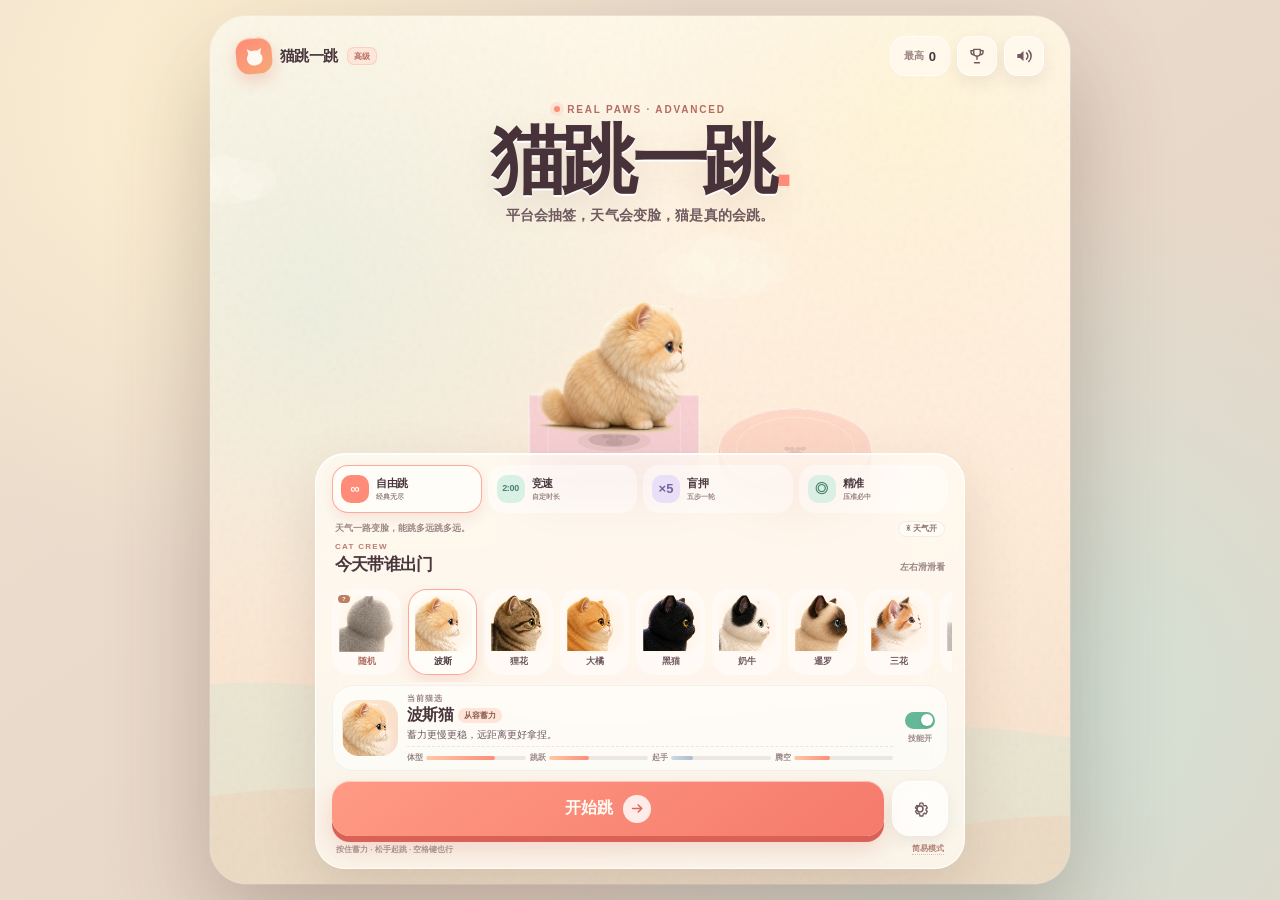
<file: index.html>
<!DOCTYPE html>
<html lang="zh-CN">
<head>
  <meta charset="UTF-8">
  <meta name="viewport" content="width=device-width, initial-scale=1, maximum-scale=1, user-scalable=no, viewport-fit=cover">
  <meta name="theme-color" content="#fff6e7">
  <meta name="apple-mobile-web-app-capable" content="yes">
  <meta name="apple-mobile-web-app-status-bar-style" content="default">
  <meta name="apple-mobile-web-app-title" content="猫跳一跳">
  <meta name="description" content="猫跳一跳高级模式：拟真猫咪、会变的天气、三分钟玩法与成就图鉴。">
  <title>猫跳一跳 · 高级模式</title>
  <link rel="icon" href="data:image/svg+xml,%3Csvg xmlns='http://www.w3.org/2000/svg' viewBox='0 0 64 64'%3E%3Crect width='64' height='64' rx='18' fill='%23ff8b78'/%3E%3Cg fill='%23fff7e8'%3E%3Cellipse cx='32' cy='39' rx='12' ry='10'/%3E%3Cellipse cx='18' cy='27' rx='5' ry='6.5' transform='rotate(-20 18 27)'/%3E%3Cellipse cx='28' cy='21' rx='5' ry='6.5'/%3E%3Cellipse cx='38' cy='21' rx='5' ry='6.5'/%3E%3Cellipse cx='47' cy='27' rx='5' ry='6.5' transform='rotate(20 47 27)'/%3E%3C/g%3E%3C/svg%3E">
  <link rel="stylesheet" href="styles.css">
  <link rel="stylesheet" href="advanced.css">
</head>
<body>
  <main class="app advanced" id="app" data-screen="home" data-mode="classic" data-weather="clear">
    <canvas id="gameCanvas" aria-label="猫跳一跳游戏画面">
      你的浏览器需要支持 Canvas 才能游玩猫跳一跳。
    </canvas>
    <div class="weather-vignette" id="weatherVignette" aria-hidden="true"></div>
    <div class="paper-grain" aria-hidden="true"></div>

    <div class="ui-layer">
      <header class="topbar" id="topbar">
        <div class="brand" id="brandHome">
          <span class="brand-mark" aria-hidden="true">
            <svg viewBox="0 0 32 32" fill="none">
              <path d="M8.4 12.4 6.8 5.9l5.5 3.2a11 11 0 0 1 7.4 0l5.5-3.2-1.6 6.5a10.2 10.2 0 0 1 2.3 6.5c0 5.1-4.4 8.6-9.9 8.6s-9.9-3.5-9.9-8.6c0-2.4.9-4.7 2.3-6.5Z" fill="currentColor"/>
              <circle cx="12.4" cy="18.1" r="1.25" fill="#FFF7E8"/>
              <circle cx="19.6" cy="18.1" r="1.25" fill="#FFF7E8"/>
              <path d="M14.3 21.5c1.1.8 2.3.8 3.4 0" stroke="#FFF7E8" stroke-width="1.2" stroke-linecap="round"/>
            </svg>
          </span>
          <span class="brand-word">猫跳一跳</span>
          <span class="edition-tag">高级</span>
        </div>

        <div class="game-score" id="scoreHud" aria-live="polite">
          <span class="score-label">本局</span>
          <strong id="scoreValue">0</strong>
          <span class="score-unit">分</span>
        </div>

        <div class="race-clock" id="raceClock" aria-live="polite">
          <span>TIME</span>
          <b id="raceTime">2:00</b>
        </div>

        <div class="top-actions">
          <div class="best-chip" id="bestChip" title="本机最高分">
            <span id="bestLabel">最高</span>
            <b id="bestValue">0</b>
          </div>
          <button class="icon-btn achievement-btn" id="achievementsBtn" type="button" aria-label="打开成就册" title="成就册">
            <svg viewBox="0 0 24 24" fill="none" aria-hidden="true">
              <path d="M8 4h8v4.2a4 4 0 0 1-8 0V4Z" stroke="currentColor" stroke-width="1.7" stroke-linejoin="round"/>
              <path d="M8 5.5H4.8v1.8a3.2 3.2 0 0 0 3.2 3.2M16 5.5h3.2v1.8a3.2 3.2 0 0 1-3.2 3.2M12 12.2V16m-3 4h6" stroke="currentColor" stroke-width="1.7" stroke-linecap="round"/>
            </svg>
            <span class="ach-badge" id="achBadge">0</span>
          </button>
          <button class="weather-chip" id="weatherChip" type="button" aria-label="查看当前天气" title="当前天气">
            <span class="weather-icon" id="weatherIcon">☀</span>
            <span class="weather-label" id="weatherLabel">晴天</span>
          </button>
          <button class="icon-btn" id="soundBtn" type="button" aria-label="关闭音效" title="音效">
            <svg class="icon-sound-on" viewBox="0 0 24 24" fill="none" aria-hidden="true">
              <path d="M4 9.5v5h3.2l4.2 3.4V6.1L7.2 9.5H4Z" fill="currentColor"/>
              <path d="M15 8.3a5 5 0 0 1 0 7.4M17.8 5.5a9 9 0 0 1 0 13" stroke="currentColor" stroke-width="1.8" stroke-linecap="round"/>
            </svg>
            <svg class="icon-sound-off" viewBox="0 0 24 24" fill="none" aria-hidden="true">
              <path d="M4 9.5v5h3.2l4.2 3.4V6.1L7.2 9.5H4Z" fill="currentColor"/>
              <path d="m15.2 9.3 4.9 4.9m0-4.9-4.9 4.9" stroke="currentColor" stroke-width="1.8" stroke-linecap="round"/>
            </svg>
          </button>
          <button class="icon-btn" id="pauseBtn" type="button" aria-label="暂停游戏" title="暂停">
            <svg viewBox="0 0 24 24" fill="none" aria-hidden="true">
              <rect x="7" y="5.5" width="3.5" height="13" rx="1.4" fill="currentColor"/>
              <rect x="13.5" y="5.5" width="3.5" height="13" rx="1.4" fill="currentColor"/>
            </svg>
          </button>
        </div>
      </header>

      <section class="screen home-screen is-active" id="homeScreen">
        <div class="hero-copy">
          <div class="eyebrow"><span class="eyebrow-dot"></span>REAL PAWS · ADVANCED</div>
          <h1>猫跳一跳</h1>
          <p>平台会抽签，天气会变脸，猫是真的会跳。</p>
        </div>

        <div class="home-bottom">
          <div class="mode-row" id="modeRow" role="tablist" aria-label="游戏模式">
            <button class="mode-chip is-active" data-mode="classic" type="button" role="tab" aria-selected="true">
              <span class="mode-icon">∞</span>
              <span class="mode-copy"><b>自由跳</b><small>经典无尽</small></span>
            </button>
            <button class="mode-chip" data-mode="race" type="button" role="tab" aria-selected="false">
              <span class="mode-icon">2:00</span>
              <span class="mode-copy"><b>竞速</b><small>自定时长</small></span>
            </button>
            <button class="mode-chip" data-mode="gamble" type="button" role="tab" aria-selected="false">
              <span class="mode-icon">×5</span>
              <span class="mode-copy"><b>盲押</b><small>五步一轮</small></span>
            </button>
            <button class="mode-chip" data-mode="precision" type="button" role="tab" aria-selected="false">
              <span class="mode-icon">◎</span>
              <span class="mode-copy"><b>精准</b><small>压准必中</small></span>
            </button>
          </div>

          <div class="mode-note">
            <span id="modeDesc">天气一路变脸，能跳多远跳多远。</span>
            <button class="quick-weather" id="quickWeather" type="button" aria-pressed="true">
              <span id="quickWeatherIcon">☀</span>
              <span id="quickWeatherText">天气开</span>
            </button>
          </div>

          <div class="mode-config" id="modeConfig">
            <div class="config-row" id="raceConfig">
              <div class="config-copy">
                <span>赛道时长</span>
                <b id="raceDurationValue">2:00</b>
              </div>
              <input class="config-range" id="raceDurationRange" type="range" min="10" max="120" step="5" value="120" aria-label="竞速模式时长">
            </div>
            <div class="config-row" id="gambleConfig">
              <div class="config-copy">
                <span>盲押步数</span>
                <b id="gambleStepsValue">5 步</b>
              </div>
              <input class="config-range" id="gambleStepsRange" type="range" min="5" max="200" step="5" value="5" aria-label="盲押模式步数，必须为5的倍数">
            </div>
          </div>

          <div class="cat-strip-head">
            <div>
              <span class="section-kicker">CAT CREW</span>
              <h2>今天带谁出门</h2>
            </div>
            <span class="strip-hint">左右滑滑看</span>
          </div>

          <div class="cat-strip" id="catStrip" role="listbox" aria-label="选择猫咪"></div>

          <div class="selected-card" id="selectedCard">
            <div class="selected-avatar-wrap" aria-hidden="true">
              <canvas class="selected-avatar" id="selectedAvatar" width="144" height="144"></canvas>
            </div>
            <div class="selected-copy">
              <span class="selected-label" id="selectedLabel">当前猫选</span>
              <div class="selected-name-row">
                <h2 id="selectedName">波斯猫</h2>
                <span class="skill-name" id="skillName">从容蓄力</span>
              </div>
              <p id="skillDesc">蓄力更慢更稳，远距离更好拿捏。</p>
              <div class="stat-meter" id="statMeter" aria-hidden="true">
                <div class="stat-chip" data-stat="size" title="体型">
                  <span class="stat-label">体型</span>
                  <span class="stat-track"><i class="stat-fill"></i></span>
                </div>
                <div class="stat-chip" data-stat="jump" title="跳跃">
                  <span class="stat-label">跳跃</span>
                  <span class="stat-track"><i class="stat-fill"></i></span>
                </div>
                <div class="stat-chip" data-stat="charge" title="起手速度">
                  <span class="stat-label">起手</span>
                  <span class="stat-track"><i class="stat-fill"></i></span>
                </div>
                <div class="stat-chip" data-stat="air" title="腾空高度">
                  <span class="stat-label">腾空</span>
                  <span class="stat-track"><i class="stat-fill"></i></span>
                </div>
              </div>
            </div>
            <button class="mini-skill-toggle" id="miniSkillBtn" type="button" aria-label="开关猫咪技能">
              <span class="mini-toggle-dot"></span>
              <span id="miniSkillText">技能开</span>
            </button>
          </div>

          <div class="home-actions">
            <button class="primary-btn start-btn" id="startBtn" type="button">
              <span id="startLabel">开始跳</span>
              <span class="btn-arrow" aria-hidden="true">
                <svg viewBox="0 0 24 24" fill="none">
                  <path d="M5 12h13m-5-5 5 5-5 5" stroke="currentColor" stroke-width="2.2" stroke-linecap="round" stroke-linejoin="round"/>
                </svg>
              </span>
            </button>
            <button class="icon-btn soft-icon" id="settingsBtnHome" type="button" aria-label="打开设置" title="设置">
              <svg viewBox="0 0 24 24" fill="none" aria-hidden="true">
                <path d="M12 8.4a3.6 3.6 0 1 0 0 7.2 3.6 3.6 0 0 0 0-7.2Z" stroke="currentColor" stroke-width="1.8"/>
                <path d="M19.2 13.4c.1-.5.1-.9 0-1.4l1.6-1.3-1.8-3.1-1.9.7c-.4-.3-.8-.6-1.2-.8L15.5 5h-3.6l-.4 2.5c-.5.2-.9.5-1.3.8l-1.9-.7-1.8 3.1 1.7 1.3c-.1.5-.1.9 0 1.4l-1.6 1.3 1.8 3.1 1.9-.7c.4.3.8.6 1.2.8l.4 2.5h3.6l.4-2.5c.4-.2.8-.5 1.2-.8l1.9.7 1.8-3.1-1.6-1.3Z" stroke="currentColor" stroke-width="1.6" stroke-linejoin="round"/>
              </svg>
            </button>
          </div>

          <div class="home-footer">
            <span>按住蓄力 · 松手起跳 · 空格键也行</span>
            <a href="simple/index.html">简易模式</a>
          </div>
        </div>
      </section>

      <section class="screen game-screen" id="gameScreen">
        <div class="combo-badge" id="comboBadge" aria-live="polite">
          <span class="combo-spark" aria-hidden="true">✦</span>
          <b id="comboText">完美 ×2</b>
        </div>

        <div class="skill-status" id="skillStatus">
          <span class="skill-status-dot" aria-hidden="true"></span>
          <span id="skillStatusText">从容蓄力 · 生效中</span>
        </div>

        <div class="weather-notice" id="weatherNotice" aria-live="polite">
          <span class="weather-notice-icon" id="weatherNoticeIcon">⌁</span>
          <span>
            <b id="weatherNoticeTitle">起风了</b>
            <small id="weatherNoticeDesc">落点会被吹偏一点</small>
          </span>
        </div>

        <div class="race-banner" id="raceBanner">
          <span>TIME ATTACK</span>
          <b id="raceBannerTime">2:00</b>
          <small>失误 −5 秒</small>
        </div>

        <div class="blind-panel" id="blindPanel">
          <div class="blind-head">
            <div>
              <span class="blind-kicker" id="blindKicker">BLIND BET</span>
              <b><span id="blindCount">0</span> / 5</b>
            </div>
            <span id="blindInstruction">按住蓄力，松手记一笔</span>
          </div>
          <div class="blind-progress" id="blindProgress">总进度 0 / 5 · 第 1 / 1 轮</div>
          <div class="blind-slots" id="blindSlots">
            <div class="blind-slot is-current"><span>1</span><b>—</b></div>
            <div class="blind-slot"><span>2</span><b>—</b></div>
            <div class="blind-slot"><span>3</span><b>—</b></div>
            <div class="blind-slot"><span>4</span><b>—</b></div>
            <div class="blind-slot"><span>5</span><b>—</b></div>
          </div>
          <button class="blind-continue" id="blindContinue" type="button" hidden>继续押 5 次</button>
        </div>

        <div class="tutorial" id="tutorial">
          <span class="press-ring" aria-hidden="true"></span>
          <div>
            <strong>按住蓄力</strong>
            <span>松手起跳 · 前后两块平台就是全部提示</span>
          </div>
        </div>

        <div class="perfect-flash" id="perfectFlash" aria-hidden="true">
          <span>PERFECT</span>
          <small>猫爪正中心</small>
        </div>
      </section>

      <div class="toast" id="toast" role="status" aria-live="polite"></div>

      <div class="achievement-toast" id="achievementToast" aria-live="polite">
        <span class="ach-toast-icon" id="achToastIcon">✦</span>
        <span>
          <small>成就解锁</small>
          <b id="achToastName">正中猫心</b>
        </span>
      </div>

      <div class="modal-overlay pause-overlay" id="pauseOverlay">
        <div class="modal-card pause-card" role="dialog" aria-modal="true" aria-labelledby="pauseTitle">
          <div class="modal-paw" aria-hidden="true">🐾</div>
          <span class="modal-kicker">PAWSED</span>
          <h2 id="pauseTitle">歇一小会儿</h2>
          <p>猫咪正在舔爪子，分数和时间都先停住。</p>
          <button class="primary-btn" id="resumeBtn" type="button">继续跳</button>
          <div class="text-actions">
            <button class="text-btn" id="pauseAchievementsBtn" type="button">成就册</button>
            <span aria-hidden="true">·</span>
            <button class="text-btn" id="pauseSettingsBtn" type="button">设置</button>
            <span aria-hidden="true">·</span>
            <button class="text-btn" id="pauseHomeBtn" type="button">回到首页</button>
          </div>
        </div>
      </div>

      <div class="modal-overlay gameover-overlay" id="gameoverOverlay">
        <div class="modal-card gameover-card" role="dialog" aria-modal="true" aria-labelledby="resultTitle">
          <span class="modal-kicker" id="resultKicker">ROUND OVER</span>
          <canvas class="result-cat" id="resultCat" width="240" height="200" aria-hidden="true"></canvas>
          <h2 id="resultTitle">猫步渐稳</h2>
          <p class="result-quote" id="resultQuote">差一点就摸到云了。</p>
          <div class="result-score">
            <strong id="finalScore">0</strong>
            <span>分</span>
          </div>
          <div class="result-stats">
            <div><b id="finalPrimary">0</b><span id="finalPrimaryLabel">Perfect</span></div>
            <div><b id="finalSecondary">0</b><span id="finalSecondaryLabel">最高连击</span></div>
            <div><b id="finalTertiary">0</b><span id="finalTertiaryLabel">跳了</span></div>
          </div>
          <div class="result-mode-note" id="resultModeNote"></div>
          <div class="result-best-line" id="resultBestLine">本机最好成绩 0 分</div>
          <div class="unlock-note" id="unlockNote" hidden>
            <span class="unlock-fur" aria-hidden="true"></span>
            <div>
              <b>小熊猫悄悄探出了头</b>
              <span>隐藏猫咪已解锁，回首页就能选它。</span>
            </div>
          </div>
          <button class="primary-btn" id="retryBtn" type="button">
            <span>再来一次</span>
            <span class="btn-arrow" aria-hidden="true">↻</span>
          </button>
          <div class="text-actions">
            <button class="text-btn" id="resultHomeBtn" type="button">回到首页</button>
            <span aria-hidden="true">·</span>
            <button class="text-btn" id="resultCatBtn" type="button">换只猫</button>
            <span aria-hidden="true">·</span>
            <button class="text-btn" id="resultAchievementsBtn" type="button">成就册</button>
          </div>
        </div>
      </div>

      <div class="modal-overlay settings-overlay" id="settingsOverlay">
        <div class="modal-card settings-card" role="dialog" aria-modal="true" aria-labelledby="settingsTitle">
          <button class="close-btn" id="settingsCloseBtn" type="button" aria-label="关闭设置">×</button>
          <span class="modal-kicker">SETTINGS</span>
          <h2 id="settingsTitle">小猫咪偏好</h2>
          <p class="settings-intro">天气可以关，技能也可以关；关掉以后只比脚法。</p>

          <div class="setting-list">
            <label class="setting-row">
              <span class="setting-copy">
                <b>猫咪技能</b>
                <small>关掉后所有角色回归同一套判定</small>
              </span>
              <span class="toggle">
                <input type="checkbox" id="skillsToggle">
                <span class="toggle-track"><span class="toggle-knob"></span></span>
              </span>
            </label>
            <label class="setting-row">
              <span class="setting-copy">
                <b>天气系统</b>
                <small>风、雨、雷、雪会随进度轮换</small>
              </span>
              <span class="toggle">
                <input type="checkbox" id="weatherToggle">
                <span class="toggle-track"><span class="toggle-knob"></span></span>
              </span>
            </label>
            <label class="setting-row">
              <span class="setting-copy">
                <b>游戏音效</b>
                <small>猫叫、蓄力、落地、雷声与成就提示</small>
              </span>
              <span class="toggle">
                <input type="checkbox" id="soundToggle">
                <span class="toggle-track"><span class="toggle-knob"></span></span>
              </span>
            </label>
            <label class="setting-row">
              <span class="setting-copy">
                <b>背景音乐</b>
                <small>轻声循环的小猫散步曲</small>
              </span>
              <span class="toggle">
                <input type="checkbox" id="musicToggle">
                <span class="toggle-track"><span class="toggle-knob"></span></span>
              </span>
            </label>
            <label class="setting-row">
              <span class="setting-copy">
                <b>震动反馈</b>
                <small>支持的手机与平板上轻轻震一下</small>
              </span>
              <span class="toggle">
                <input type="checkbox" id="hapticsToggle">
                <span class="toggle-track"><span class="toggle-knob"></span></span>
              </span>
            </label>
            <label class="setting-row">
              <span class="setting-copy">
                <b>轻量动效</b>
                <small>减少粒子、雨雪与镜头晃动</small>
              </span>
              <span class="toggle">
                <input type="checkbox" id="motionToggle">
                <span class="toggle-track"><span class="toggle-knob"></span></span>
              </span>
            </label>
          </div>

          <a class="simple-version-link" href="simple/index.html">打开简易模式</a>
          <div class="settings-footnote">
            <span aria-hidden="true">✦</span>
            <span>最高分、成就与偏好只保存在这台设备。</span>
          </div>
          <button class="secondary-btn" id="settingsDoneBtn" type="button">知道啦</button>
        </div>
      </div>

      <div class="modal-overlay achievements-overlay" id="achievementsOverlay">
        <div class="modal-card achievements-card" role="dialog" aria-modal="true" aria-labelledby="achievementsTitle">
          <button class="close-btn" id="achievementsCloseBtn" type="button" aria-label="关闭成就册">×</button>
          <span class="modal-kicker">COLLECTION</span>
          <h2 id="achievementsTitle">猫猫成就册</h2>
          <p class="achievements-intro">已收集 <b id="achCount">0</b> / <span id="achTotal">19</span> 枚猫爪章。</p>
          <div class="achievement-progress"><span id="achProgressBar"></span></div>
          <div class="achievement-grid" id="achievementGrid"></div>
          <button class="secondary-btn" id="achievementsDoneBtn" type="button">收好这本册子</button>
        </div>
      </div>
    </div>
  </main>

  <script src="js/data.js"></script>
  <script src="js/real-cat.js"></script>
  <script src="game.js"></script>
</body>
</html>
</file>
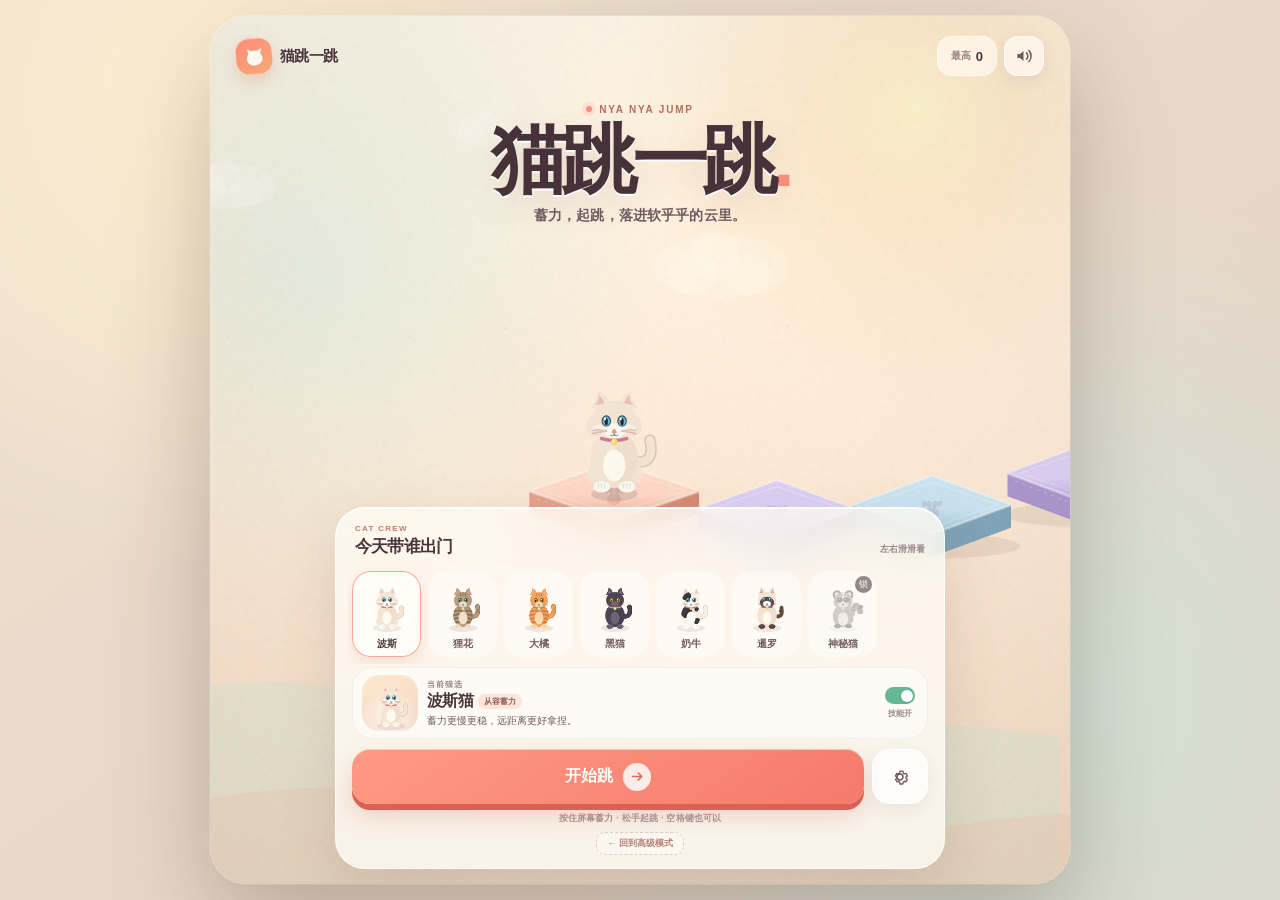
<file: simple/index.html>
<!DOCTYPE html>
<html lang="zh-CN">
<head>
  <meta charset="UTF-8">
  <meta name="viewport" content="width=device-width, initial-scale=1, maximum-scale=1, user-scalable=no, viewport-fit=cover">
  <meta name="theme-color" content="#fff6e7">
  <meta name="apple-mobile-web-app-capable" content="yes">
  <meta name="apple-mobile-web-app-status-bar-style" content="default">
  <meta name="apple-mobile-web-app-title" content="猫跳一跳">
  <meta name="description" content="猫跳一跳：按住蓄力，松开起跳。七只猫咪各有绝活，找找藏在最后的小熊猫。">
  <title>猫跳一跳 · Nya Nya Jump</title>
  <link rel="icon" href="data:image/svg+xml,%3Csvg xmlns='http://www.w3.org/2000/svg' viewBox='0 0 64 64'%3E%3Crect width='64' height='64' rx='18' fill='%23ff8b78'/%3E%3Cg fill='%23fff7e8'%3E%3Cellipse cx='32' cy='39' rx='12' ry='10'/%3E%3Cellipse cx='18' cy='27' rx='5' ry='6.5' transform='rotate(-20 18 27)'/%3E%3Cellipse cx='28' cy='21' rx='5' ry='6.5'/%3E%3Cellipse cx='38' cy='21' rx='5' ry='6.5'/%3E%3Cellipse cx='47' cy='27' rx='5' ry='6.5' transform='rotate(20 47 27)'/%3E%3C/g%3E%3C/svg%3E">
  <link rel="stylesheet" href="styles.css">
</head>
<body>
  <main class="app" id="app" data-screen="home">
    <canvas id="gameCanvas" aria-label="猫跳一跳游戏画面">
      你的浏览器需要支持 Canvas 才能游玩猫跳一跳。
    </canvas>

    <div class="paper-grain" aria-hidden="true"></div>

    <div class="ui-layer">
      <header class="topbar" id="topbar">
        <div class="brand" id="brandHome">
          <span class="brand-mark" aria-hidden="true">
            <svg viewBox="0 0 32 32" fill="none">
              <path d="M8.4 12.4 6.8 5.9l5.5 3.2a11 11 0 0 1 7.4 0l5.5-3.2-1.6 6.5a10.2 10.2 0 0 1 2.3 6.5c0 5.1-4.4 8.6-9.9 8.6s-9.9-3.5-9.9-8.6c0-2.4.9-4.7 2.3-6.5Z" fill="currentColor"/>
              <circle cx="12.4" cy="18.1" r="1.25" fill="#FFF7E8"/>
              <circle cx="19.6" cy="18.1" r="1.25" fill="#FFF7E8"/>
              <path d="M14.3 21.5c1.1.8 2.3.8 3.4 0" stroke="#FFF7E8" stroke-width="1.2" stroke-linecap="round"/>
            </svg>
          </span>
          <span class="brand-word">猫跳一跳</span>
        </div>

        <div class="game-score" id="scoreHud" aria-live="polite">
          <span class="score-label">本局</span>
          <strong id="scoreValue">0</strong>
          <span class="score-unit">分</span>
        </div>

        <div class="top-actions">
          <div class="best-chip" title="本机最高分">
            <span>最高</span>
            <b id="bestValue">0</b>
          </div>
          <button class="icon-btn" id="soundBtn" type="button" aria-label="关闭音效" title="音效">
            <svg class="icon-sound-on" viewBox="0 0 24 24" fill="none" aria-hidden="true">
              <path d="M4 9.5v5h3.2l4.2 3.4V6.1L7.2 9.5H4Z" fill="currentColor"/>
              <path d="M15 8.3a5 5 0 0 1 0 7.4M17.8 5.5a9 9 0 0 1 0 13" stroke="currentColor" stroke-width="1.8" stroke-linecap="round"/>
            </svg>
            <svg class="icon-sound-off" viewBox="0 0 24 24" fill="none" aria-hidden="true">
              <path d="M4 9.5v5h3.2l4.2 3.4V6.1L7.2 9.5H4Z" fill="currentColor"/>
              <path d="m15.2 9.3 4.9 4.9m0-4.9-4.9 4.9" stroke="currentColor" stroke-width="1.8" stroke-linecap="round"/>
            </svg>
          </button>
          <button class="icon-btn" id="pauseBtn" type="button" aria-label="暂停游戏" title="暂停">
            <svg viewBox="0 0 24 24" fill="none" aria-hidden="true">
              <rect x="7" y="5.5" width="3.5" height="13" rx="1.4" fill="currentColor"/>
              <rect x="13.5" y="5.5" width="3.5" height="13" rx="1.4" fill="currentColor"/>
            </svg>
          </button>
        </div>
      </header>

      <section class="screen home-screen is-active" id="homeScreen">
        <div class="hero-copy">
          <div class="eyebrow"><span class="eyebrow-dot"></span>NYA NYA JUMP</div>
          <h1>猫跳一跳</h1>
          <p>蓄力，起跳，落进软乎乎的云里。</p>
        </div>

        <div class="home-bottom">
          <div class="cat-strip-head">
            <div>
              <span class="section-kicker">CAT CREW</span>
              <h2>今天带谁出门</h2>
            </div>
            <span class="strip-hint">左右滑滑看</span>
          </div>

          <div class="cat-strip" id="catStrip" role="listbox" aria-label="选择猫咪"></div>

          <div class="selected-card">
            <div class="selected-avatar-wrap" aria-hidden="true">
              <canvas class="selected-avatar" id="selectedAvatar" width="128" height="128"></canvas>
            </div>
            <div class="selected-copy">
              <span class="selected-label">当前猫选</span>
              <div class="selected-name-row">
                <h2 id="selectedName">波斯猫</h2>
                <span class="skill-name" id="skillName">从容蓄力</span>
              </div>
              <p id="skillDesc">蓄力更慢更稳，远距离更好拿捏。</p>
            </div>
            <button class="mini-skill-toggle" id="miniSkillBtn" type="button" aria-label="开关猫咪技能">
              <span class="mini-toggle-dot"></span>
              <span id="miniSkillText">技能开</span>
            </button>
          </div>

          <div class="home-actions">
            <button class="primary-btn start-btn" id="startBtn" type="button">
              <span>开始跳</span>
              <span class="btn-arrow" aria-hidden="true">
                <svg viewBox="0 0 24 24" fill="none">
                  <path d="M5 12h13m-5-5 5 5-5 5" stroke="currentColor" stroke-width="2.2" stroke-linecap="round" stroke-linejoin="round"/>
                </svg>
              </span>
            </button>
            <button class="icon-btn soft-icon" id="settingsBtnHome" type="button" aria-label="打开设置" title="设置">
              <svg viewBox="0 0 24 24" fill="none" aria-hidden="true">
                <path d="M12 8.4a3.6 3.6 0 1 0 0 7.2 3.6 3.6 0 0 0 0-7.2Z" stroke="currentColor" stroke-width="1.8"/>
                <path d="M19.2 13.4c.1-.5.1-.9 0-1.4l1.6-1.3-1.8-3.1-1.9.7c-.4-.3-.8-.6-1.2-.8L15.5 5h-3.6l-.4 2.5c-.5.2-.9.5-1.3.8l-1.9-.7-1.8 3.1 1.7 1.3c-.1.5-.1.9 0 1.4l-1.6 1.3 1.8 3.1 1.9-.7c.4.3.8.6 1.2.8l.4 2.5h3.6l.4-2.5c.4-.2.8-.5 1.2-.8l1.9.7 1.8-3.1-1.6-1.3Z" stroke="currentColor" stroke-width="1.6" stroke-linejoin="round"/>
              </svg>
            </button>
          </div>
          <p class="desk-hint">按住屏幕蓄力 · 松手起跳 · 空格键也可以</p>
          <a class="simple-advanced-link" href="../index.html">← 回到高级模式</a>
        </div>
      </section>

      <section class="screen game-screen" id="gameScreen">
        <div class="combo-badge" id="comboBadge" aria-live="polite">
          <span class="combo-spark" aria-hidden="true">✦</span>
          <b id="comboText">完美 ×2</b>
        </div>

        <div class="skill-status" id="skillStatus">
          <span class="skill-status-dot" aria-hidden="true"></span>
          <span id="skillStatusText">尾巴回旋 · 待命</span>
        </div>

        <div class="tutorial" id="tutorial">
          <span class="press-ring" aria-hidden="true"></span>
          <div>
            <strong>按住蓄力</strong>
            <span>松手起跳 · 落在猫爪印上更准</span>
          </div>
        </div>

        <div class="perfect-flash" id="perfectFlash" aria-hidden="true">
          <span>PERFECT</span>
          <small>猫爪正中心</small>
        </div>
      </section>

      <div class="toast" id="toast" role="status" aria-live="polite"></div>

      <div class="modal-overlay pause-overlay" id="pauseOverlay">
        <div class="modal-card pause-card" role="dialog" aria-modal="true" aria-labelledby="pauseTitle">
          <div class="modal-paw" aria-hidden="true">🐾</div>
          <span class="modal-kicker">PAWSED</span>
          <h2 id="pauseTitle">歇一小会儿</h2>
          <p>猫咪正在舔爪子，分数不会跑。</p>
          <button class="primary-btn" id="resumeBtn" type="button">继续跳</button>
          <div class="text-actions">
            <button class="text-btn" id="pauseSettingsBtn" type="button">设置</button>
            <span aria-hidden="true">·</span>
            <button class="text-btn" id="pauseHomeBtn" type="button">回到首页</button>
          </div>
        </div>
      </div>

      <div class="modal-overlay gameover-overlay" id="gameoverOverlay">
        <div class="modal-card gameover-card" role="dialog" aria-modal="true" aria-labelledby="resultTitle">
          <span class="modal-kicker">ROUND OVER</span>
          <h2 id="resultTitle">猫步渐稳</h2>
          <p class="result-quote" id="resultQuote">差一点就摸到云了。</p>
          <div class="result-score">
            <strong id="finalScore">0</strong>
            <span>分</span>
          </div>
          <div class="result-stats">
            <div><b id="finalPerfect">0</b><span>Perfect</span></div>
            <div><b id="finalCombo">0</b><span>最高连击</span></div>
            <div><b id="finalJumps">0</b><span>跳了</span></div>
          </div>
          <div class="unlock-note" id="unlockNote" hidden>
            <span class="unlock-fur" aria-hidden="true"></span>
            <div>
              <b>小熊猫悄悄探出了头</b>
              <span>隐藏猫咪已解锁，回首页就能选它。</span>
            </div>
          </div>
          <button class="primary-btn" id="retryBtn" type="button">
            <span>再来一次</span>
            <span class="btn-arrow" aria-hidden="true">↻</span>
          </button>
          <div class="text-actions">
            <button class="text-btn" id="resultHomeBtn" type="button">回到首页</button>
            <span aria-hidden="true">·</span>
            <button class="text-btn" id="resultCatBtn" type="button">换只猫</button>
          </div>
        </div>
      </div>

      <div class="modal-overlay settings-overlay" id="settingsOverlay">
        <div class="modal-card settings-card" role="dialog" aria-modal="true" aria-labelledby="settingsTitle">
          <button class="close-btn" id="settingsCloseBtn" type="button" aria-label="关闭设置">×</button>
          <span class="modal-kicker">SETTINGS</span>
          <h2 id="settingsTitle">小猫咪偏好</h2>
          <p class="settings-intro">技能关掉后，所有猫咪只比脚法，公平得很。</p>

          <div class="setting-list">
            <label class="setting-row">
              <span class="setting-copy">
                <b>猫咪技能</b>
                <small>关掉后所有角色回归同一套判定</small>
              </span>
              <span class="toggle">
                <input type="checkbox" id="skillsToggle">
                <span class="toggle-track"><span class="toggle-knob"></span></span>
              </span>
            </label>
            <label class="setting-row">
              <span class="setting-copy">
                <b>游戏音效</b>
                <small>蓄力、落地与完美连击的声音</small>
              </span>
              <span class="toggle">
                <input type="checkbox" id="soundToggle">
                <span class="toggle-track"><span class="toggle-knob"></span></span>
              </span>
            </label>
            <label class="setting-row">
              <span class="setting-copy">
                <b>震动反馈</b>
                <small>支持的手机与平板上轻轻震一下</small>
              </span>
              <span class="toggle">
                <input type="checkbox" id="hapticsToggle">
                <span class="toggle-track"><span class="toggle-knob"></span></span>
              </span>
            </label>
            <label class="setting-row">
              <span class="setting-copy">
                <b>轻量动效</b>
                <small>减少粒子与镜头晃动，眼睛更轻松</small>
              </span>
              <span class="toggle">
                <input type="checkbox" id="motionToggle">
                <span class="toggle-track"><span class="toggle-knob"></span></span>
              </span>
            </label>
          </div>

          <div class="settings-footnote">
            <span aria-hidden="true">✦</span>
            <span>最高分、解锁进度和偏好只保存在这台设备。</span>
          </div>
          <button class="secondary-btn" id="settingsDoneBtn" type="button">知道啦</button>
        </div>
      </div>
    </div>
  </main>

  <script src="game.js"></script>
</body>
</html>
</file>
<file: styles.css>
:root {
  --cream: #fff7e8;
  --cream-deep: #f8ead7;
  --paper: #fffaf1;
  --ink: #49363d;
  --ink-soft: #6f5a5f;
  --muted: #9a8584;
  --line: rgba(84, 60, 62, 0.1);
  --coral: #ff8b78;
  --coral-deep: #e66f61;
  --mint: #9bd9c0;
  --mint-deep: #64b898;
  --butter: #ffd780;
  --lavender: #c8b8ef;
  --rose: #f7c4c7;
  --shadow: 0 20px 55px rgba(105, 74, 70, 0.14);
  --shadow-soft: 0 10px 28px rgba(105, 74, 70, 0.11);
  --font: "PingFang SC", "Hiragino Sans GB", "Microsoft YaHei", "Noto Sans SC", "Source Han Sans SC", sans-serif;
  --display: "Arial Rounded MT Bold", "PingFang SC", "Microsoft YaHei", sans-serif;
}

* {
  box-sizing: border-box;
  -webkit-tap-highlight-color: transparent;
}

html,
body {
  width: 100%;
  height: 100%;
  margin: 0;
  overflow: hidden;
  overscroll-behavior: none;
  background: #ecdcca;
  color: var(--ink);
  font-family: var(--font);
}

body {
  display: grid;
  place-items: center;
  background:
    radial-gradient(circle at 18% 12%, rgba(255, 242, 210, 0.95), transparent 36%),
    radial-gradient(circle at 82% 78%, rgba(202, 231, 220, 0.7), transparent 42%),
    linear-gradient(145deg, #eedfce 0%, #e4d3c6 100%);
}

button,
input {
  font: inherit;
}

button {
  color: inherit;
  border: 0;
  background: none;
  cursor: pointer;
  touch-action: manipulation;
}

button:focus-visible,
input:focus-visible + .toggle-track {
  outline: 3px solid rgba(255, 139, 120, 0.55);
  outline-offset: 3px;
}

.app {
  position: relative;
  width: min(100vw, 860px);
  height: 100vh;
  height: 100dvh;
  overflow: hidden;
  isolation: isolate;
  background: #fff1dc;
  touch-action: manipulation;
  user-select: none;
  -webkit-user-select: none;
  -webkit-touch-callout: none;
}

#gameCanvas {
  position: absolute;
  inset: 0;
  display: block;
  width: 100%;
  height: 100%;
  touch-action: none;
  -webkit-touch-callout: none;
}

.paper-grain {
  position: absolute;
  inset: 0;
  z-index: 2;
  pointer-events: none;
  opacity: 0.16;
  mix-blend-mode: multiply;
  background-image: url("data:image/svg+xml,%3Csvg viewBox='0 0 180 180' xmlns='http://www.w3.org/2000/svg'%3E%3Cfilter id='n'%3E%3CfeTurbulence type='fractalNoise' baseFrequency='.82' numOctaves='2' stitchTiles='stitch'/%3E%3C/filter%3E%3Crect width='100%25' height='100%25' filter='url(%23n)' opacity='.32'/%3E%3C/svg%3E");
}

.ui-layer {
  position: absolute;
  inset: 0;
  z-index: 10;
  pointer-events: none;
}

.topbar {
  position: absolute;
  top: 0;
  left: 0;
  right: 0;
  z-index: 20;
  display: flex;
  align-items: center;
  justify-content: space-between;
  gap: 10px;
  padding: calc(15px + env(safe-area-inset-top)) clamp(15px, 4vw, 26px) 0;
  padding-right: max(clamp(15px, 4vw, 26px), calc(env(safe-area-inset-right) + 10px));
  padding-left: max(clamp(15px, 4vw, 26px), calc(env(safe-area-inset-left) + 10px));
  pointer-events: none;
}

.brand {
  display: flex;
  align-items: center;
  gap: 8px;
  color: var(--ink);
  transition: opacity 0.25s ease, transform 0.25s ease;
}

.brand-mark {
  display: grid;
  place-items: center;
  width: 36px;
  height: 36px;
  border-radius: 13px;
  color: var(--paper);
  background: linear-gradient(145deg, var(--coral), #f6aa78);
  box-shadow: 0 7px 15px rgba(229, 113, 97, 0.25), inset 0 1px rgba(255, 255, 255, 0.5);
  transform: rotate(-5deg);
}

.brand-mark svg {
  width: 25px;
  height: 25px;
}

.brand-word {
  font-size: 15px;
  font-weight: 800;
  letter-spacing: -0.04em;
}

.game-score {
  display: none;
  align-items: baseline;
  gap: 6px;
  padding: 8px 14px 9px;
  border: 1px solid rgba(255, 255, 255, 0.82);
  border-radius: 18px;
  background: rgba(255, 250, 241, 0.72);
  box-shadow: var(--shadow-soft);
  backdrop-filter: blur(14px);
  -webkit-backdrop-filter: blur(14px);
}

.score-label {
  font-size: 10px;
  font-weight: 800;
  letter-spacing: 0.13em;
  color: var(--muted);
}

.game-score strong {
  font-family: var(--display);
  font-size: clamp(26px, 7vw, 34px);
  line-height: 0.9;
  letter-spacing: -0.05em;
  color: var(--ink);
  font-variant-numeric: tabular-nums;
}

.score-unit {
  font-size: 10px;
  font-weight: 700;
  color: var(--muted);
}

.top-actions {
  display: flex;
  align-items: center;
  gap: 7px;
  pointer-events: auto;
}

.best-chip {
  display: flex;
  align-items: center;
  gap: 5px;
  height: 38px;
  padding: 0 12px;
  border: 1px solid rgba(255, 255, 255, 0.7);
  border-radius: 15px;
  color: var(--muted);
  font-size: 10px;
  font-weight: 700;
  background: rgba(255, 250, 241, 0.52);
  backdrop-filter: blur(10px);
  -webkit-backdrop-filter: blur(10px);
}

.best-chip b {
  color: var(--ink);
  font-size: 13px;
  font-variant-numeric: tabular-nums;
}

.icon-btn {
  display: grid;
  place-items: center;
  width: 40px;
  height: 40px;
  flex: 0 0 auto;
  padding: 0;
  border: 1px solid rgba(255, 255, 255, 0.76);
  border-radius: 14px;
  color: var(--ink-soft);
  background: rgba(255, 250, 241, 0.74);
  box-shadow: 0 6px 16px rgba(94, 68, 66, 0.09);
  backdrop-filter: blur(12px);
  -webkit-backdrop-filter: blur(12px);
  transition: transform 0.16s ease, background 0.16s ease;
}

.icon-btn:active {
  transform: scale(0.92);
}

.icon-btn svg {
  width: 20px;
  height: 20px;
}

.icon-sound-off {
  display: none;
}

.app.is-muted .icon-sound-on {
  display: none;
}

.app.is-muted .icon-sound-off {
  display: block;
}

#pauseBtn {
  display: none;
}

[data-screen="playing"] .brand,
[data-screen="gameover"] .brand {
  display: none;
}

[data-screen="playing"] .game-score,
[data-screen="gameover"] .game-score {
  display: flex;
}

[data-screen="playing"] #pauseBtn {
  display: grid;
}

[data-screen="gameover"] #pauseBtn {
  display: none;
}

[data-screen="home"] .best-chip {
  height: 40px;
  padding: 0 13px;
  background: rgba(255, 250, 241, 0.72);
}

/* ---------- Home ---------- */

.screen {
  position: absolute;
  inset: 0;
  z-index: 12;
  display: flex;
  flex-direction: column;
  visibility: hidden;
  opacity: 0;
  pointer-events: none;
  transition: opacity 0.32s ease, visibility 0.32s ease;
}

.screen.is-active {
  visibility: visible;
  opacity: 1;
}

.home-screen {
  justify-content: space-between;
  padding: calc(82px + env(safe-area-inset-top)) clamp(16px, 4.5vw, 28px) calc(15px + env(safe-area-inset-bottom));
  padding-right: max(clamp(16px, 4.5vw, 28px), calc(env(safe-area-inset-right) + 12px));
  padding-left: max(clamp(16px, 4.5vw, 28px), calc(env(safe-area-inset-left) + 12px));
}

.hero-copy {
  max-width: 540px;
  margin: 0 auto;
  text-align: center;
  pointer-events: none;
}

.eyebrow {
  display: inline-flex;
  align-items: center;
  gap: 7px;
  margin-bottom: 8px;
  color: #b36d62;
  font-family: var(--display);
  font-size: 10px;
  font-weight: 800;
  letter-spacing: 0.18em;
}

.eyebrow-dot {
  width: 6px;
  height: 6px;
  border-radius: 50%;
  background: var(--coral);
  box-shadow: 0 0 0 4px rgba(255, 139, 120, 0.15);
  animation: dot-pulse 2.4s ease-in-out infinite;
}

@keyframes dot-pulse {
  0%, 100% { transform: scale(1); opacity: 0.8; }
  50% { transform: scale(1.45); opacity: 1; }
}

.hero-copy h1 {
  margin: 0;
  font-family: var(--display);
  font-size: clamp(46px, 12.5vw, 76px);
  font-weight: 900;
  line-height: 0.98;
  letter-spacing: -0.075em;
  color: #463238;
  text-shadow: 0 2px 0 rgba(255, 255, 255, 0.95), 0 12px 34px rgba(137, 91, 84, 0.14);
}

.hero-copy h1::after {
  content: ".";
  color: var(--coral);
  margin-left: 1px;
  text-shadow: none;
}

.hero-copy p {
  margin: 10px 0 0;
  color: var(--ink-soft);
  font-size: clamp(12px, 3vw, 14px);
  font-weight: 600;
  letter-spacing: 0.01em;
}

.home-bottom {
  width: 100%;
  max-width: 610px;
  margin: 0 auto;
  padding: 16px 16px 13px;
  border: 1.5px solid rgba(255, 255, 255, 0.86);
  border-radius: 30px;
  background: rgba(255, 251, 244, 0.79);
  box-shadow: 0 22px 55px rgba(103, 72, 68, 0.16), inset 0 1px 0 #fff;
  backdrop-filter: blur(24px) saturate(1.05);
  -webkit-backdrop-filter: blur(24px) saturate(1.05);
  pointer-events: auto;
  animation: sheet-in 0.65s cubic-bezier(0.2, 0.8, 0.2, 1) both;
}

@keyframes sheet-in {
  from { opacity: 0; transform: translateY(22px); }
  to { opacity: 1; transform: translateY(0); }
}

.cat-strip-head {
  display: flex;
  align-items: flex-end;
  justify-content: space-between;
  gap: 10px;
  padding: 0 3px;
}

.section-kicker {
  display: block;
  margin-bottom: 2px;
  color: #bc7c70;
  font-family: var(--display);
  font-size: 8px;
  font-weight: 800;
  letter-spacing: 0.16em;
}

.cat-strip-head h2 {
  margin: 0;
  font-size: 17px;
  font-weight: 900;
  letter-spacing: -0.045em;
}

.strip-hint {
  padding-bottom: 2px;
  color: var(--muted);
  font-size: 9px;
  font-weight: 600;
}

.cat-strip {
  display: flex;
  gap: 7px;
  margin: 9px -4px 0;
  padding: 4px 4px 7px;
  overflow-x: auto;
  overflow-y: hidden;
  scrollbar-width: none;
  scroll-snap-type: x proximity;
  -webkit-overflow-scrolling: touch;
  touch-action: pan-x;
}

.cat-strip::-webkit-scrollbar {
  display: none;
}

.cat-card {
  position: relative;
  display: flex;
  align-items: center;
  flex-direction: column;
  gap: 2px;
  width: 69px;
  min-width: 69px;
  height: 86px;
  padding: 5px 3px 6px;
  border: 1.5px solid transparent;
  border-radius: 19px;
  background: rgba(255, 255, 255, 0.42);
  scroll-snap-align: center;
  transition: transform 0.18s ease, border-color 0.18s ease, background 0.18s ease, box-shadow 0.18s ease;
}

.cat-card:hover {
  background: rgba(255, 255, 255, 0.7);
  transform: translateY(-2px);
}

.cat-card.is-selected {
  border-color: rgba(255, 139, 120, 0.75);
  background: #fffdf8;
  box-shadow: 0 7px 16px rgba(210, 115, 102, 0.17);
}

.cat-card canvas {
  width: 58px;
  height: 58px;
  pointer-events: none;
}

.cat-card .cat-name {
  max-width: 100%;
  overflow: hidden;
  color: var(--ink-soft);
  font-size: 10px;
  font-weight: 800;
  white-space: nowrap;
  text-overflow: ellipsis;
}

.cat-card.is-selected .cat-name {
  color: var(--ink);
}

.cat-card .cat-lock {
  position: absolute;
  top: 4px;
  right: 4px;
  display: none;
  width: 17px;
  height: 17px;
  place-items: center;
  border-radius: 50%;
  color: #fff;
  font-size: 9px;
  background: rgba(73, 54, 61, 0.59);
}

.cat-card.is-locked .cat-lock {
  display: grid;
}

.cat-card.is-locked canvas {
  opacity: 0.4;
  filter: grayscale(0.85) contrast(0.75);
}

.selected-card {
  display: flex;
  align-items: center;
  gap: 9px;
  min-height: 68px;
  margin-top: 3px;
  padding: 7px 9px;
  border: 1px solid rgba(91, 66, 66, 0.06);
  border-radius: 21px;
  background: rgba(255, 255, 255, 0.52);
}

.selected-avatar-wrap {
  display: grid;
  place-items: center;
  flex: 0 0 auto;
  width: 56px;
  height: 56px;
  overflow: hidden;
  border-radius: 17px;
  background:
    radial-gradient(circle at 50% 78%, rgba(255, 255, 255, 0.8), transparent 58%),
    linear-gradient(150deg, #fde8cf, #f5d7c4);
}

.selected-avatar {
  width: 58px;
  height: 58px;
}

.selected-copy {
  min-width: 0;
  flex: 1;
}

.selected-label {
  display: block;
  margin-bottom: 1px;
  color: var(--muted);
  font-size: 8px;
  font-weight: 800;
  letter-spacing: 0.12em;
}

.selected-name-row {
  display: flex;
  align-items: center;
  flex-wrap: wrap;
  gap: 5px;
}

.selected-name-row h2 {
  margin: 0;
  font-size: 16px;
  font-weight: 900;
  letter-spacing: -0.035em;
}

.skill-name {
  display: inline-block;
  padding: 2px 6px;
  border-radius: 7px;
  color: #8a5b51;
  font-size: 8px;
  font-weight: 800;
  background: #ffe4d8;
}

.selected-copy p {
  margin: 2px 0 0;
  overflow: hidden;
  color: var(--ink-soft);
  font-size: 10px;
  font-weight: 500;
  line-height: 1.35;
  white-space: nowrap;
  text-overflow: ellipsis;
}

/* --- 能力小条：让每只猫的体型/跳跃/起手/腾空一眼看得出 --- */
.stat-meter {
  display: grid;
  grid-template-columns: repeat(4, minmax(0, 1fr));
  gap: 4px;
  margin-top: 5px;
  padding-top: 5px;
  border-top: 1px dashed rgba(120, 92, 82, 0.14);
}

.stat-meter[hidden] {
  display: none;
}

.stat-chip {
  display: flex;
  align-items: center;
  gap: 3px;
  min-width: 0;
}

.stat-label {
  flex: 0 0 auto;
  color: var(--muted);
  font-size: 8px;
  font-weight: 800;
  letter-spacing: 0.02em;
  white-space: nowrap;
}

.stat-track {
  position: relative;
  display: block;
  flex: 1 1 auto;
  min-width: 8px;
  height: 4px;
  overflow: hidden;
  border-radius: 999px;
  background: rgba(120, 92, 82, 0.13);
}

.stat-fill {
  position: absolute;
  inset: 0 auto 0 0;
  display: block;
  width: 50%;
  border-radius: 999px;
  background: linear-gradient(90deg, #ffc9a6, #ff8b78);
  transition: width 0.28s cubic-bezier(0.34, 1.4, 0.64, 1);
}

.stat-chip.is-high .stat-fill {
  background: linear-gradient(90deg, #ffd9a0, #ffa55f);
}

.stat-chip.is-low .stat-fill {
  background: linear-gradient(90deg, #cfd8e6, #a8bccf);
}

.mini-skill-toggle {
  display: flex;
  align-items: center;
  flex: 0 0 auto;
  flex-direction: column;
  gap: 4px;
  padding: 4px 3px;
  color: var(--muted);
  font-size: 8px;
  font-weight: 700;
}

.mini-toggle-dot {
  position: relative;
  width: 30px;
  height: 17px;
  border-radius: 100px;
  background: #e3d7ce;
  transition: background 0.2s ease;
}

.mini-toggle-dot::after {
  content: "";
  position: absolute;
  top: 2.5px;
  left: 2.5px;
  width: 12px;
  height: 12px;
  border-radius: 50%;
  background: #fff;
  box-shadow: 0 1px 3px rgba(74, 52, 54, 0.22);
  transition: transform 0.2s ease;
}

.app:not(.skills-off) .mini-toggle-dot {
  background: var(--mint-deep);
}

.app:not(.skills-off) .mini-toggle-dot::after {
  transform: translateX(13px);
}

.app.skills-off .skill-name {
  color: #9a8f8b;
  background: #ece5df;
}

.home-actions {
  display: flex;
  align-items: stretch;
  flex: 0 0 auto;
  gap: 8px;
  margin-top: 10px;
}

.primary-btn {
  position: relative;
  display: flex;
  align-items: center;
  justify-content: center;
  gap: 10px;
  width: 100%;
  min-height: 55px;
  padding: 0 18px;
  border-radius: 18px;
  color: #fffdf8;
  font-size: 16px;
  font-weight: 900;
  letter-spacing: 0.02em;
  background: linear-gradient(145deg, #ff9a84 0%, #f57a6c 100%);
  box-shadow: 0 6px 0 #d96156, 0 12px 24px rgba(211, 102, 88, 0.25), inset 0 1px rgba(255, 255, 255, 0.50);
  transition: transform 0.14s ease, box-shadow 0.14s ease, filter 0.14s ease;
}

.primary-btn:hover {
  filter: saturate(1.05) brightness(1.02);
}

.primary-btn:active {
  transform: translateY(4px);
  box-shadow: 0 2px 0 #d96156, 0 5px 12px rgba(211, 102, 88, 0.19), inset 0 1px rgba(255, 255, 255, 0.4);
}

.start-btn {
  flex: 1;
}

.btn-arrow {
  display: grid;
  place-items: center;
  width: 28px;
  height: 28px;
  border-radius: 50%;
  color: #df675b;
  background: rgba(255, 255, 255, 0.84);
}

.btn-arrow svg {
  width: 17px;
  height: 17px;
}

.soft-icon {
  width: 56px;
  height: auto;
  min-height: 55px;
  border-radius: 18px;
  color: var(--ink-soft);
  background: rgba(255, 255, 255, 0.62);
}

.desk-hint {
  margin: 8px 0 0;
  color: #a49592;
  font-size: 9px;
  font-weight: 600;
  text-align: center;
  letter-spacing: 0.02em;
}

/* ---------- In-game ---------- */

.game-screen {
  z-index: 11;
  justify-content: space-between;
  padding: calc(78px + env(safe-area-inset-top)) clamp(16px, 4vw, 26px) calc(22px + env(safe-area-inset-bottom));
  padding-right: max(clamp(16px, 4vw, 26px), calc(env(safe-area-inset-right) + 12px));
  padding-left: max(clamp(16px, 4vw, 26px), calc(env(safe-area-inset-left) + 12px));
}

.game-screen.is-active {
  pointer-events: none;
}

.combo-badge {
  position: absolute;
  top: calc(88px + env(safe-area-inset-top));
  left: clamp(16px, 4vw, 26px);
  display: inline-flex;
  align-items: center;
  gap: 6px;
  padding: 7px 11px;
  border: 1px solid rgba(255, 255, 255, 0.8);
  border-radius: 13px;
  color: #be6559;
  font-size: 10px;
  font-weight: 800;
  background: rgba(255, 247, 234, 0.8);
  box-shadow: var(--shadow-soft);
  opacity: 0;
  transform: translateY(-6px) scale(0.92);
  transition: opacity 0.2s ease, transform 0.2s ease;
  backdrop-filter: blur(12px);
  -webkit-backdrop-filter: blur(12px);
}

.combo-badge.is-visible {
  opacity: 1;
  transform: translateY(0) scale(1);
}

.combo-badge.is-pop {
  animation: badge-pop 0.36s cubic-bezier(0.2, 1.5, 0.4, 1);
}

@keyframes badge-pop {
  0% { transform: scale(0.85); }
  55% { transform: scale(1.13) rotate(-2deg); }
  100% { transform: scale(1); }
}

.combo-spark {
  color: var(--butter);
  font-size: 13px;
  text-shadow: 0 1px 0 #dca541;
}

.skill-status {
  position: absolute;
  top: calc(88px + env(safe-area-inset-top));
  right: clamp(16px, 4vw, 26px);
  display: inline-flex;
  align-items: center;
  gap: 6px;
  max-width: 46vw;
  padding: 7px 10px;
  border: 1px solid rgba(255, 255, 255, 0.68);
  border-radius: 13px;
  color: var(--ink-soft);
  font-size: 9px;
  font-weight: 700;
  background: rgba(255, 250, 241, 0.66);
  box-shadow: 0 6px 16px rgba(94, 68, 66, 0.08);
  opacity: 0;
  transition: opacity 0.25s ease;
  backdrop-filter: blur(10px);
  -webkit-backdrop-filter: blur(10px);
}

.skill-status.is-visible {
  opacity: 1;
}

.skill-status-dot {
  width: 6px;
  height: 6px;
  flex: 0 0 auto;
  border-radius: 50%;
  background: var(--mint-deep);
  box-shadow: 0 0 0 3px rgba(100, 184, 152, 0.14);
}

.skill-status.is-spent {
  opacity: 0.6;
}

.skill-status.is-spent .skill-status-dot {
  background: #b7aaa1;
  box-shadow: none;
}

.tutorial {
  position: absolute;
  bottom: calc(31px + env(safe-area-inset-bottom));
  left: 50%;
  display: flex;
  align-items: center;
  gap: 11px;
  min-width: 235px;
  padding: 10px 15px 11px 12px;
  border: 1px solid rgba(255, 255, 255, 0.8);
  border-radius: 20px;
  background: rgba(255, 251, 244, 0.8);
  box-shadow: 0 12px 30px rgba(94, 68, 66, 0.13);
  transform: translateX(-50%);
  transition: opacity 0.35s ease, transform 0.35s ease;
  backdrop-filter: blur(16px);
  -webkit-backdrop-filter: blur(16px);
}

.tutorial.is-hidden {
  opacity: 0;
  transform: translate(-50%, 9px);
}

.press-ring {
  position: relative;
  width: 33px;
  height: 33px;
  flex: 0 0 auto;
  border: 1.5px solid rgba(232, 118, 104, 0.34);
  border-radius: 50%;
}

.press-ring::before,
.press-ring::after {
  content: "";
  position: absolute;
  border-radius: 50%;
}

.press-ring::before {
  inset: 8px;
  background: var(--coral);
  opacity: 0.86;
  animation: press-beat 1.8s ease-in-out infinite;
}

.press-ring::after {
  inset: 2px;
  border: 1px solid rgba(232, 118, 104, 0.24);
  animation: ring-beat 1.8s ease-out infinite;
}

@keyframes press-beat {
  0%, 100% { transform: scale(0.82); opacity: 0.65; }
  50% { transform: scale(1.03); opacity: 1; }
}

@keyframes ring-beat {
  0% { transform: scale(0.72); opacity: 0.8; }
  80%, 100% { transform: scale(1.27); opacity: 0; }
}

.tutorial strong {
  display: block;
  font-size: 12px;
  font-weight: 900;
  letter-spacing: 0.01em;
}

.tutorial div span {
  display: block;
  margin-top: 1px;
  color: var(--muted);
  font-size: 9px;
  font-weight: 600;
}

.perfect-flash {
  position: absolute;
  top: 38%;
  left: 50%;
  display: flex;
  align-items: center;
  flex-direction: column;
  gap: 2px;
  opacity: 0;
  transform: translate(-50%, -50%) scale(0.68) rotate(-4deg);
  pointer-events: none;
}

.perfect-flash span {
  color: #fffdf7;
  font-family: var(--display);
  font-size: clamp(29px, 9vw, 48px);
  font-weight: 900;
  letter-spacing: 0.03em;
  text-shadow:
    0 3px 0 #e97d6c,
    0 0 26px rgba(255, 255, 255, 0.92),
    0 9px 24px rgba(188, 101, 89, 0.28);
}

.perfect-flash small {
  color: #8b5d55;
  font-size: 9px;
  font-weight: 800;
  letter-spacing: 0.15em;
  padding: 2px 7px;
  border-radius: 6px;
  background: rgba(255, 251, 244, 0.68);
}

.perfect-flash.is-show {
  animation: perfect-pop 0.74s cubic-bezier(0.16, 0.9, 0.28, 1) both;
}

@keyframes perfect-pop {
  0% { opacity: 0; transform: translate(-50%, -50%) scale(0.62) rotate(-5deg); }
  24% { opacity: 1; transform: translate(-50%, -56%) scale(1.08) rotate(-1deg); }
  62% { opacity: 1; transform: translate(-50%, -59%) scale(1) rotate(0); }
  100% { opacity: 0; transform: translate(-50%, -76%) scale(0.98); }
}

/* ---------- Modals ---------- */

.modal-overlay {
  position: absolute;
  inset: 0;
  z-index: 40;
  display: grid;
  place-items: center;
  overflow-y: auto;
  padding: calc(24px + env(safe-area-inset-top)) 20px calc(24px + env(safe-area-inset-bottom));
  visibility: hidden;
  opacity: 0;
  background: rgba(69, 51, 54, 0.27);
  backdrop-filter: blur(11px) saturate(0.92);
  -webkit-backdrop-filter: blur(11px) saturate(0.92);
  transition: opacity 0.24s ease, visibility 0.24s ease;
  pointer-events: none;
}

.modal-overlay.is-open {
  visibility: visible;
  opacity: 1;
  pointer-events: auto;
}

.modal-card {
  position: relative;
  width: 100%;
  max-width: 372px;
  padding: 27px 22px 22px;
  border: 1.5px solid rgba(255, 255, 255, 0.9);
  border-radius: 29px;
  background:
    radial-gradient(circle at 100% 0, rgba(255, 216, 192, 0.44), transparent 36%),
    var(--paper);
  box-shadow: 0 28px 70px rgba(82, 55, 57, 0.24), inset 0 1px #fff;
  text-align: center;
  opacity: 0;
  transform: translateY(18px) scale(0.955);
  transition: opacity 0.26s ease, transform 0.32s cubic-bezier(0.2, 0.9, 0.2, 1);
}

.modal-overlay.is-open .modal-card {
  opacity: 1;
  transform: translateY(0) scale(1);
}

.modal-kicker {
  color: #b57a6f;
  font-family: var(--display);
  font-size: 8px;
  font-weight: 800;
  letter-spacing: 0.2em;
}

.modal-card h2 {
  margin: 6px 0 0;
  color: var(--ink);
  font-size: 27px;
  font-weight: 900;
  letter-spacing: -0.06em;
}

.modal-card > p {
  margin: 6px 0 0;
  color: var(--ink-soft);
  font-size: 11px;
  line-height: 1.6;
}

.modal-paw {
  display: grid;
  place-items: center;
  width: 54px;
  height: 54px;
  margin: -4px auto 11px;
  border-radius: 19px;
  font-size: 24px;
  background: #ffe4d7;
  transform: rotate(-6deg);
  box-shadow: inset 0 1px rgba(255, 255, 255, 0.8);
}

.pause-card .primary-btn {
  margin-top: 19px;
}

.text-actions {
  display: flex;
  align-items: center;
  justify-content: center;
  gap: 9px;
  margin-top: 13px;
  color: #c2afa6;
  font-size: 9px;
}

.text-btn {
  padding: 3px 4px;
  color: var(--muted);
  font-size: 10px;
  font-weight: 700;
  transition: color 0.16s ease;
}

.text-btn:hover {
  color: var(--coral-deep);
}

.gameover-card {
  padding-top: 24px;
}

.result-quote {
  color: #967873 !important;
}

.result-score {
  display: flex;
  align-items: baseline;
  justify-content: center;
  gap: 4px;
  margin: 11px 0 9px;
}

.result-score strong {
  color: var(--ink);
  font-family: var(--display);
  font-size: 62px;
  font-weight: 900;
  line-height: 0.9;
  letter-spacing: -0.08em;
  font-variant-numeric: tabular-nums;
  text-shadow: 0 3px 0 #ffe4d3;
}

.result-score span {
  color: var(--muted);
  font-size: 12px;
  font-weight: 800;
}

.result-stats {
  display: grid;
  grid-template-columns: repeat(3, 1fr);
  margin: 3px 0 17px;
  padding: 10px 0;
  border-top: 1px solid var(--line);
  border-bottom: 1px solid var(--line);
}

.result-stats > div {
  display: flex;
  flex-direction: column;
  gap: 2px;
  border-right: 1px solid var(--line);
}

.result-stats > div:last-child {
  border-right: 0;
}

.result-stats b {
  color: var(--ink);
  font-family: var(--display);
  font-size: 18px;
  font-weight: 900;
  font-variant-numeric: tabular-nums;
}

.result-stats span {
  color: var(--muted);
  font-size: 8px;
  font-weight: 700;
  letter-spacing: 0.03em;
}

.unlock-note {
  display: flex;
  align-items: center;
  gap: 9px;
  margin: -3px 0 15px;
  padding: 9px 10px;
  border: 1px solid rgba(255, 199, 132, 0.34);
  border-radius: 14px;
  background: #fff0dc;
  text-align: left;
}

.unlock-note[hidden] {
  display: none;
}

.unlock-fur {
  position: relative;
  width: 32px;
  height: 32px;
  flex: 0 0 auto;
  border-radius: 50% 50% 44% 44%;
  background: linear-gradient(145deg, #d98d58, #b76442);
  box-shadow: inset -5px 2px 0 rgba(67, 35, 28, 0.16);
}

.unlock-fur::before,
.unlock-fur::after {
  content: "";
  position: absolute;
  top: -5px;
  width: 11px;
  height: 12px;
  border-radius: 5px 5px 2px 2px;
  background: #b76442;
}

.unlock-fur::before { left: 1px; transform: rotate(-18deg); }
.unlock-fur::after { right: 1px; transform: rotate(18deg); }

.unlock-note b {
  display: block;
  color: #7b4c39;
  font-size: 11px;
  font-weight: 900;
}

.unlock-note span {
  display: block;
  margin-top: 1px;
  color: #9e7463;
  font-size: 9px;
  line-height: 1.35;
}

.settings-overlay {
  z-index: 48;
}

.settings-card {
  max-width: 408px;
  padding: 27px 22px 20px;
  text-align: left;
}

.settings-card h2 {
  padding-right: 30px;
}

.settings-intro {
  margin: 7px 0 15px !important;
}

.close-btn {
  position: absolute;
  top: 15px;
  right: 15px;
  display: grid;
  place-items: center;
  width: 31px;
  height: 31px;
  border-radius: 50%;
  color: var(--ink-soft);
  font-size: 22px;
  line-height: 1;
  background: rgba(255, 255, 255, 0.64);
}

.setting-list {
  border-top: 1px solid var(--line);
}

.setting-row {
  display: flex;
  align-items: center;
  justify-content: space-between;
  gap: 14px;
  min-height: 58px;
  border-bottom: 1px solid var(--line);
  cursor: pointer;
}

.setting-copy {
  display: flex;
  min-width: 0;
  flex-direction: column;
  gap: 2px;
}

.setting-copy b {
  color: var(--ink);
  font-size: 12px;
  font-weight: 800;
}

.setting-copy small {
  color: var(--muted);
  font-size: 9px;
  line-height: 1.35;
}

.toggle {
  position: relative;
  display: block;
  flex: 0 0 auto;
  width: 43px;
  height: 26px;
}

.toggle input {
  position: absolute;
  width: 1px;
  height: 1px;
  opacity: 0;
}

.toggle-track {
  position: absolute;
  inset: 0;
  border-radius: 100px;
  background: #e3d8d0;
  transition: background 0.2s ease;
}

.toggle-knob {
  position: absolute;
  top: 3px;
  left: 3px;
  width: 20px;
  height: 20px;
  border-radius: 50%;
  background: #fff;
  box-shadow: 0 2px 5px rgba(73, 54, 61, 0.22);
  transition: transform 0.22s cubic-bezier(0.2, 1, 0.3, 1);
}

.toggle input:checked + .toggle-track {
  background: var(--mint-deep);
}

.toggle input:checked + .toggle-track .toggle-knob {
  transform: translateX(17px);
}

.settings-footnote {
  display: flex;
  align-items: flex-start;
  gap: 6px;
  margin: 14px 1px 15px;
  color: var(--muted);
  font-size: 9px;
  line-height: 1.45;
}

.settings-footnote span:first-child {
  color: var(--butter);
  text-shadow: 0 1px 0 #d8a442;
}

.secondary-btn {
  width: 100%;
  min-height: 45px;
  border: 1px solid rgba(89, 65, 65, 0.08);
  border-radius: 15px;
  color: var(--ink-soft);
  font-size: 12px;
  font-weight: 800;
  background: #f6ece1;
  transition: background 0.16s ease, transform 0.16s ease;
}

.secondary-btn:hover {
  background: #f1e3d5;
}

.secondary-btn:active {
  transform: scale(0.985);
}

/* ---------- Toast ---------- */

.toast {
  position: absolute;
  top: calc(119px + env(safe-area-inset-top));
  left: 50%;
  z-index: 60;
  max-width: min(86vw, 360px);
  padding: 10px 15px;
  border: 1px solid rgba(255, 255, 255, 0.75);
  border-radius: 15px;
  color: #fffaf2;
  font-size: 10px;
  font-weight: 700;
  line-height: 1.45;
  text-align: center;
  background: rgba(73, 54, 61, 0.87);
  box-shadow: 0 12px 30px rgba(65, 45, 49, 0.22);
  opacity: 0;
  transform: translate(-50%, -7px) scale(0.96);
  transition: opacity 0.2s ease, transform 0.2s ease;
  pointer-events: none;
  backdrop-filter: blur(10px);
  -webkit-backdrop-filter: blur(10px);
}

.toast.is-visible {
  opacity: 1;
  transform: translate(-50%, 0) scale(1);
}

/* ---------- Responsive ---------- */

@media (min-width: 900px) and (min-height: 760px) {
  .app {
    height: min(100dvh - 32px, 960px);
    border-radius: 37px;
    box-shadow: 0 40px 100px rgba(77, 53, 48, 0.30), 0 0 0 1px rgba(255, 255, 255, 0.35);
  }

  .topbar {
    padding-top: 20px;
  }
}

@media (max-width: 390px) {
  .home-bottom {
    padding: 14px 13px 11px;
    border-radius: 26px;
  }

  .hero-copy h1 {
    font-size: 48px;
  }

  .cat-card {
    width: 64px;
    min-width: 64px;
    height: 82px;
  }

  .cat-card canvas {
    width: 54px;
    height: 54px;
  }

  .selected-avatar-wrap {
    width: 50px;
    height: 50px;
  }

  .selected-avatar {
    width: 52px;
    height: 52px;
  }

  .selected-name-row h2 {
    font-size: 15px;
  }

  .best-chip {
    padding: 0 9px;
  }
}

/* 超窄屏（320/360）：顶栏挤不下「最高」二字，收成纯数字 */
@media (max-width: 374px) {
  .topbar {
    gap: 6px;
    padding-left: max(12px, calc(env(safe-area-inset-left) + 8px));
    padding-right: max(12px, calc(env(safe-area-inset-right) + 8px));
  }

  .brand-mark {
    width: 34px;
    height: 34px;
    border-radius: 11px;
  }

  .brand-title {
    font-size: 14px;
  }

  .brand-tag {
    display: none;
  }

  .best-chip {
    height: 34px;
    padding: 0 8px;
    border-radius: 13px;
  }

  .best-chip #bestLabel {
    display: none;
  }

  .best-chip b {
    font-size: 12px;
  }

  .icon-btn {
    width: 34px;
    height: 34px;
    border-radius: 12px;
  }

  .stat-meter {
    grid-template-columns: repeat(2, minmax(0, 1fr));
    gap: 3px 8px;
  }
}

@media (max-height: 760px) {
  .home-screen {
    padding-top: calc(70px + env(safe-area-inset-top));
  }

  .hero-copy h1 {
    font-size: 46px;
  }

  .hero-copy p {
    margin-top: 6px;
  }

  .home-bottom {
    padding-top: 12px;
  }

  .cat-card {
    height: 78px;
  }

  .cat-card canvas {
    width: 50px;
    height: 50px;
  }

  .selected-card {
    min-height: 59px;
    padding: 5px 8px;
  }

  .selected-avatar-wrap {
    width: 46px;
    height: 46px;
  }

  .selected-avatar {
    width: 48px;
    height: 48px;
  }

  .desk-hint {
    display: none;
  }
}

@media (max-height: 650px) and (orientation: landscape) {
  .home-screen {
    padding-top: calc(62px + env(safe-area-inset-top));
    padding-bottom: calc(9px + env(safe-area-inset-bottom));
  }

  .hero-copy {
    position: absolute;
    top: calc(72px + env(safe-area-inset-top));
    left: 7%;
    max-width: 220px;
    text-align: left;
  }

  .hero-copy h1 {
    font-size: 38px;
  }

  .hero-copy p {
    font-size: 10px;
  }

  .home-bottom {
    width: min(54%, 520px);
    margin-right: 4%;
    margin-left: auto;
    padding: 10px 12px 9px;
  }

  .cat-strip-head,
  .strip-hint,
  .selected-label,
  .desk-hint {
    display: none;
  }

  .cat-strip {
    margin-top: 2px;
    padding: 1px 2px 3px;
  }

  .cat-card {
    width: 51px;
    min-width: 51px;
    height: 61px;
    padding: 2px;
    border-radius: 14px;
  }

  .cat-card canvas {
    width: 42px;
    height: 42px;
  }

  .cat-card .cat-name {
    font-size: 8px;
  }

  .selected-card {
    margin-top: 1px;
    min-height: 47px;
    border-radius: 16px;
  }

  .selected-avatar-wrap {
    width: 39px;
    height: 39px;
    border-radius: 12px;
  }

  .selected-avatar {
    width: 40px;
    height: 40px;
  }

  .selected-name-row h2 {
    font-size: 13px;
  }

  .selected-copy p {
    font-size: 8px;
  }

  .home-actions {
    margin-top: 6px;
  }

  .primary-btn {
    min-height: 43px;
    border-radius: 14px;
    font-size: 13px;
  }

  .soft-icon {
    min-height: 43px;
    border-radius: 14px;
  }

  .tutorial {
    bottom: calc(13px + env(safe-area-inset-bottom));
  }
}

@media (pointer: coarse) {
  .desk-hint {
    display: none;
  }
}

@media (max-height: 620px) and (orientation: portrait) {
  .home-screen {
    padding-top: calc(61px + env(safe-area-inset-top));
    padding-bottom: calc(10px + env(safe-area-inset-bottom));
  }

  .hero-copy h1 {
    font-size: 40px;
  }

  .hero-copy p {
    display: none;
  }

  .hero-copy .eyebrow {
    margin-bottom: 3px;
  }

  .home-bottom {
    padding: 10px 12px 9px;
    border-radius: 24px;
  }

  .cat-strip-head h2 {
    font-size: 15px;
  }

  .section-kicker {
    display: none;
  }

  .cat-strip {
    margin-top: 6px;
    padding-bottom: 4px;
  }

  .cat-card {
    width: 58px;
    min-width: 58px;
    height: 70px;
    border-radius: 16px;
    padding: 3px 2px 4px;
  }

  .cat-card canvas {
    width: 48px;
    height: 48px;
  }

  .cat-card .cat-name {
    font-size: 9px;
  }

  .selected-card {
    min-height: 49px;
    padding: 4px 7px;
    border-radius: 16px;
  }

  .selected-avatar-wrap {
    width: 40px;
    height: 40px;
    border-radius: 12px;
  }

  .selected-avatar {
    width: 42px;
    height: 42px;
  }

  .selected-label,
  .selected-copy p {
    display: none;
  }

  .selected-name-row h2 {
    font-size: 14px;
  }

  .home-actions {
    margin-top: 6px;
  }

  .primary-btn {
    min-height: 46px;
    border-radius: 15px;
    font-size: 14px;
  }

  .soft-icon {
    min-height: 46px;
    border-radius: 15px;
  }

  .desk-hint {
    display: none;
  }
}

@media (prefers-reduced-motion: reduce) {
  *,
  *::before,
  *::after {
    animation-duration: 0.001ms !important;
    animation-iteration-count: 1 !important;
    transition-duration: 0.001ms !important;
    scroll-behavior: auto !important;
  }
}
</file>
<file: advanced.css>
/* ================================================================== */
/* Advanced build additions                                            */
/* ================================================================== */

.edition-tag {
  display: inline-flex;
  align-items: center;
  height: 18px;
  margin-left: 1px;
  padding: 0 6px;
  border: 1px solid rgba(255, 139, 120, 0.26);
  border-radius: 7px;
  color: #b9685d;
  font-size: 8px;
  font-weight: 900;
  letter-spacing: 0.05em;
  background: rgba(255, 225, 214, 0.72);
}

.race-clock {
  display: none;
  align-items: center;
  gap: 7px;
  padding: 6px 12px 7px;
  border: 1px solid rgba(255, 255, 255, 0.78);
  border-radius: 16px;
  background: rgba(255, 250, 241, 0.78);
  box-shadow: var(--shadow-soft);
  backdrop-filter: blur(14px);
  -webkit-backdrop-filter: blur(14px);
}

.race-clock span {
  color: var(--muted);
  font-size: 7px;
  font-weight: 900;
  letter-spacing: 0.14em;
}

.race-clock b {
  color: var(--ink);
  font-family: var(--display);
  font-size: 18px;
  font-weight: 900;
  line-height: 1;
  letter-spacing: -0.03em;
  font-variant-numeric: tabular-nums;
}

.race-clock.is-low b {
  color: #d8584f;
  animation: clock-pulse 0.8s ease-in-out infinite;
}

@keyframes clock-pulse {
  0%, 100% { transform: scale(1); }
  50% { transform: scale(1.09); }
}

.weather-chip {
  display: none;
  align-items: center;
  gap: 5px;
  height: 38px;
  padding: 0 10px;
  border: 1px solid rgba(255, 255, 255, 0.8);
  border-radius: 14px;
  color: var(--ink-soft);
  background: rgba(255, 250, 241, 0.75);
  box-shadow: 0 6px 16px rgba(94, 68, 66, 0.08);
  backdrop-filter: blur(12px);
  -webkit-backdrop-filter: blur(12px);
}

.weather-chip .weather-icon {
  display: grid;
  place-items: center;
  width: 22px;
  height: 22px;
  border-radius: 8px;
  color: #8a675e;
  font-size: 13px;
  font-weight: 800;
  background: #ffeedf;
}

.weather-chip .weather-label {
  color: var(--ink-soft);
  font-size: 9px;
  font-weight: 800;
  white-space: nowrap;
}

.app[data-weather="rain"] .weather-chip .weather-icon,
.app[data-weather="snow"] .weather-chip .weather-icon {
  color: #4b7581;
  background: #e2f1f4;
}

.app[data-weather="lightning"] .weather-chip .weather-icon {
  color: #7d5b28;
  background: #fff0bd;
}

.app[data-weather="lightning"] .weather-chip {
  animation: weather-warning 2.4s ease-in-out infinite;
}

@keyframes weather-warning {
  0%, 100% { box-shadow: 0 6px 16px rgba(94, 68, 66, 0.08); }
  50% { box-shadow: 0 0 0 3px rgba(255, 205, 91, 0.16), 0 6px 16px rgba(94, 68, 66, 0.08); }
}

.achievement-btn {
  position: relative;
}

.ach-badge {
  position: absolute;
  top: -4px;
  right: -4px;
  display: grid;
  place-items: center;
  min-width: 17px;
  height: 17px;
  padding: 0 4px;
  border: 1.5px solid #fff7e9;
  border-radius: 9px;
  color: #fffaf2;
  font-size: 7px;
  font-weight: 900;
  background: var(--coral);
  box-shadow: 0 2px 5px rgba(188, 93, 82, 0.24);
}

[data-screen="home"] .weather-chip,
[data-screen="home"] #pauseBtn,
[data-screen="home"] .race-clock {
  display: none;
}

[data-screen="home"] .best-chip {
  display: flex;
}

[data-screen="home"] .achievement-btn,
[data-screen="home"] #soundBtn {
  display: grid;
}

[data-screen="playing"] .best-chip,
[data-screen="playing"] .achievement-btn,
[data-screen="playing"] #soundBtn,
[data-screen="gameover"] .best-chip,
[data-screen="gameover"] .achievement-btn,
[data-screen="gameover"] #soundBtn {
  display: none;
}

[data-screen="playing"] .weather-chip {
  display: flex;
}

[data-screen="playing"][data-mode="race"] .race-clock {
  display: flex;
}

[data-screen="gameover"] .race-clock {
  display: none;
}

/* Weather tint sits below the interface, above the painted scene. */
.weather-vignette {
  position: absolute;
  inset: 0;
  z-index: 3;
  opacity: 0;
  pointer-events: none;
  transition: background 1.4s ease, opacity 1.4s ease;
  background: transparent;
}

.app[data-weather="rain"] .weather-vignette,
.app[data-weather="snow"] .weather-vignette,
.app[data-weather="wind"] .weather-vignette,
.app[data-weather="lightning"] .weather-vignette {
  opacity: 1;
}

.app[data-weather="wind"] .weather-vignette {
  background: linear-gradient(145deg, rgba(217, 194, 160, 0.12), rgba(203, 235, 220, 0.05));
}

.app[data-weather="rain"] .weather-vignette {
  background:
    radial-gradient(circle at 50% 15%, rgba(255, 247, 231, 0.1), transparent 42%),
    linear-gradient(180deg, rgba(103, 129, 143, 0.15), rgba(87, 113, 127, 0.08));
}

.app[data-weather="snow"] .weather-vignette {
  background:
    radial-gradient(circle at 50% 18%, rgba(255, 255, 255, 0.38), transparent 38%),
    linear-gradient(180deg, rgba(193, 222, 231, 0.14), rgba(232, 243, 238, 0.12));
}

.app[data-weather="lightning"] .weather-vignette {
  background:
    radial-gradient(circle at 50% 20%, rgba(255, 244, 201, 0.1), transparent 35%),
    linear-gradient(180deg, rgba(80, 87, 98, 0.24), rgba(83, 91, 104, 0.16));
}

/* Home additions. */
.home-bottom {
  max-width: 650px;
  padding-top: 13px;
}

.mode-row {
  display: grid;
  grid-template-columns: repeat(4, minmax(0, 1fr));
  gap: 6px;
  margin: -2px 0 7px;
}

.mode-chip {
  display: flex;
  align-items: center;
  gap: 7px;
  min-width: 0;
  height: 48px;
  padding: 5px 8px;
  border: 1.5px solid transparent;
  border-radius: 16px;
  color: var(--ink-soft);
  background: rgba(255, 255, 255, 0.42);
  transition: border-color 0.18s ease, background 0.18s ease, transform 0.18s ease, box-shadow 0.18s ease;
  text-align: left;
}

.mode-chip:hover {
  background: rgba(255, 255, 255, 0.72);
}

.mode-chip.is-active {
  border-color: rgba(255, 139, 120, 0.72);
  background: #fffdf8;
  box-shadow: 0 6px 14px rgba(208, 113, 99, 0.14);
}

.mode-icon {
  display: grid;
  place-items: center;
  width: 28px;
  height: 28px;
  flex: 0 0 auto;
  border-radius: 10px;
  color: #ac6e63;
  font-family: var(--display);
  font-size: 13px;
  font-weight: 900;
  line-height: 1;
  background: #ffe5d8;
}

.mode-chip[data-mode="race"] .mode-icon {
  color: #4c8175;
  background: #d9f0e5;
}

.mode-chip[data-mode="gamble"] .mode-icon {
  color: #7463a1;
  background: #e9e0f8;
}

.mode-chip[data-mode="precision"] .mode-icon {
  color: #3f7f68;
  background: #dcefe4;
}

.mode-chip[data-mode="race"] .mode-icon {
  font-size: 9px;
  letter-spacing: -0.04em;
}

.mode-chip.is-active .mode-icon {
  color: #fffdf8;
  background: var(--coral);
}

.mode-chip[data-mode="race"].is-active .mode-icon {
  background: #68ad99;
}

.mode-chip[data-mode="gamble"].is-active .mode-icon {
  background: #9a86c2;
}

.mode-chip[data-mode="precision"].is-active .mode-icon {
  background: #56a184;
}

.mode-copy {
  min-width: 0;
  display: flex;
  flex-direction: column;
  gap: 1px;
}

.mode-copy b {
  color: var(--ink);
  font-size: 11px;
  font-weight: 900;
  letter-spacing: -0.03em;
  white-space: nowrap;
}

.mode-copy small {
  overflow: hidden;
  color: var(--muted);
  font-size: 7px;
  font-weight: 600;
  white-space: nowrap;
  text-overflow: ellipsis;
}

.mode-note {
  display: flex;
  align-items: center;
  justify-content: space-between;
  gap: 8px;
  min-height: 19px;
  margin-bottom: 3px;
  padding: 0 3px;
  color: var(--muted);
  font-size: 8.5px;
  font-weight: 600;
  line-height: 1.3;
}

.mode-note > span {
  overflow: hidden;
  white-space: nowrap;
  text-overflow: ellipsis;
}

.quick-weather {
  display: inline-flex;
  align-items: center;
  flex: 0 0 auto;
  gap: 3px;
  padding: 2px 7px;
  border: 1px solid rgba(91, 66, 66, 0.08);
  border-radius: 8px;
  color: #8b7368;
  font-size: 8px;
  font-weight: 800;
  background: rgba(255, 255, 255, 0.55);
}

.quick-weather[aria-pressed="false"] {
  color: #a89890;
  background: rgba(238, 230, 223, 0.7);
}

.quick-weather:disabled {
  cursor: default;
  opacity: 0.58;
}

.cat-strip-head {
  margin-top: 0;
}

.home-footer {
  display: flex;
  align-items: center;
  justify-content: space-between;
  gap: 8px;
  margin-top: 7px;
  padding: 0 4px;
  color: #a49592;
  font-size: 8px;
  font-weight: 600;
}

.home-footer a {
  flex: 0 0 auto;
  color: #b48076;
  font-size: 8px;
  font-weight: 800;
  text-decoration: none;
  border-bottom: 1px dotted rgba(180, 128, 118, 0.45);
}

.home-footer a:hover {
  color: var(--coral-deep);
}

.cat-card .cat-name {
  font-size: 9px;
}

.cat-card.is-random .cat-name {
  color: #b06e62;
}

.cat-card.is-random canvas {
  filter: saturate(0.95);
}

.cat-card .cat-badge {
  position: absolute;
  top: 5px;
  left: 5px;
  padding: 1px 4px;
  border-radius: 5px;
  color: #fffaf1;
  font-size: 6px;
  font-weight: 900;
  letter-spacing: 0.04em;
  background: #bc7f61;
}

/* Game additions. */
.weather-notice {
  position: absolute;
  top: calc(141px + env(safe-area-inset-top));
  left: 50%;
  z-index: 17;
  display: flex;
  align-items: center;
  gap: 9px;
  min-width: 190px;
  max-width: 82vw;
  padding: 8px 13px;
  border: 1px solid rgba(255, 255, 255, 0.75);
  border-radius: 16px;
  background: rgba(73, 54, 61, 0.85);
  color: #fffaf2;
  box-shadow: 0 12px 28px rgba(63, 45, 50, 0.18);
  opacity: 0;
  transform: translate(-50%, -8px) scale(0.96);
  transition: opacity 0.25s ease, transform 0.25s ease;
  pointer-events: none;
  backdrop-filter: blur(12px);
  -webkit-backdrop-filter: blur(12px);
}

.weather-notice.is-visible {
  opacity: 1;
  transform: translate(-50%, 0) scale(1);
}

.weather-notice-icon {
  display: grid;
  place-items: center;
  width: 29px;
  height: 29px;
  flex: 0 0 auto;
  border-radius: 10px;
  color: #6f5a52;
  font-size: 16px;
  background: #fff0db;
}

.weather-notice b {
  display: block;
  font-size: 10px;
  font-weight: 900;
}

.weather-notice small {
  display: block;
  margin-top: 1px;
  color: rgba(255, 250, 242, 0.72);
  font-size: 8px;
  font-weight: 500;
}

.race-banner {
  position: absolute;
  top: calc(126px + env(safe-area-inset-top));
  left: 50%;
  z-index: 16;
  display: flex;
  align-items: center;
  gap: 8px;
  padding: 8px 13px;
  border: 1px solid rgba(255, 255, 255, 0.75);
  border-radius: 15px;
  background: rgba(88, 122, 109, 0.88);
  color: #fffaf1;
  opacity: 0;
  transform: translate(-50%, -7px);
  transition: opacity 0.3s ease, transform 0.3s ease;
  pointer-events: none;
}

.race-banner.is-visible {
  opacity: 1;
  transform: translate(-50%, 0);
}

.race-banner span {
  font-size: 7px;
  font-weight: 900;
  letter-spacing: 0.15em;
  opacity: 0.7;
}

.race-banner b {
  font-family: var(--display);
  font-size: 17px;
  font-weight: 900;
  letter-spacing: -0.04em;
  font-variant-numeric: tabular-nums;
}

.race-banner small {
  padding-left: 7px;
  border-left: 1px solid rgba(255, 255, 255, 0.22);
  font-size: 8px;
  opacity: 0.8;
}

.blind-panel {
  position: absolute;
  bottom: calc(24px + env(safe-area-inset-bottom));
  left: 50%;
  z-index: 15;
  display: none;
  width: min(calc(100% - 32px), 430px);
  padding: 11px 13px 12px;
  border: 1.5px solid rgba(255, 255, 255, 0.84);
  border-radius: 22px;
  background: rgba(255, 251, 244, 0.84);
  box-shadow: 0 16px 40px rgba(94, 68, 66, 0.15);
  transform: translateX(-50%);
  backdrop-filter: blur(18px);
  -webkit-backdrop-filter: blur(18px);
}

.blind-panel.is-visible {
  display: block;
}

.blind-head {
  display: flex;
  align-items: flex-end;
  justify-content: space-between;
  gap: 10px;
  margin-bottom: 8px;
}

.blind-head > div {
  display: flex;
  align-items: baseline;
  gap: 6px;
}

.blind-kicker {
  color: #b47769;
  font-family: var(--display);
  font-size: 7px;
  font-weight: 900;
  letter-spacing: 0.13em;
}

.blind-head b {
  color: var(--ink);
  font-size: 12px;
  font-weight: 900;
  font-variant-numeric: tabular-nums;
}

.blind-head > span {
  color: var(--muted);
  font-size: 8px;
  font-weight: 600;
}

.blind-slots {
  display: grid;
  grid-template-columns: repeat(5, minmax(0, 1fr));
  gap: 5px;
}

.blind-slot {
  position: relative;
  min-width: 0;
  padding: 6px 3px 5px;
  border: 1px solid rgba(91, 66, 66, 0.07);
  border-radius: 11px;
  text-align: center;
  background: rgba(255, 255, 255, 0.46);
  transition: background 0.2s ease, border-color 0.2s ease, transform 0.2s ease;
}

.blind-slot span {
  display: block;
  color: #b9a7a0;
  font-size: 7px;
  font-weight: 800;
}

.blind-slot b {
  display: block;
  overflow: hidden;
  margin-top: 1px;
  color: var(--ink-soft);
  font-family: var(--display);
  font-size: 10px;
  font-weight: 900;
  white-space: nowrap;
  text-overflow: ellipsis;
}

.blind-slot.is-current {
  border-color: rgba(255, 139, 120, 0.5);
  background: #fff8f1;
}

.blind-slot.is-filled {
  background: #fffdf8;
}

.blind-slot.is-perfect {
  border-color: rgba(239, 178, 70, 0.55);
  background: #fff4cf;
}

.blind-slot.is-perfect b {
  color: #a87520;
}

.blind-slot.is-hit b {
  color: #60917e;
}

.blind-slot.is-miss {
  opacity: 0.65;
  background: #f1e9e3;
}

.blind-slot.is-revealed {
  animation: slot-pop 0.34s cubic-bezier(0.2, 1.4, 0.4, 1);
}

@keyframes slot-pop {
  0% { transform: scale(0.88); }
  60% { transform: scale(1.07); }
  100% { transform: scale(1); }
}

/* Achievement toast. */
.achievement-toast {
  position: absolute;
  top: calc(192px + env(safe-area-inset-top));
  left: 50%;
  z-index: 61;
  display: flex;
  align-items: center;
  gap: 9px;
  min-width: 190px;
  max-width: 84vw;
  padding: 8px 13px;
  border: 1px solid rgba(255, 228, 165, 0.45);
  border-radius: 16px;
  background: rgba(73, 54, 61, 0.9);
  box-shadow: 0 16px 36px rgba(65, 45, 49, 0.22);
  opacity: 0;
  transform: translate(-50%, 8px) scale(0.95);
  transition: opacity 0.26s ease, transform 0.32s cubic-bezier(0.2, 1.2, 0.3, 1);
  pointer-events: none;
  backdrop-filter: blur(12px);
  -webkit-backdrop-filter: blur(12px);
}

.achievement-toast.is-visible {
  opacity: 1;
  transform: translate(-50%, 0) scale(1);
}

.ach-toast-icon {
  display: grid;
  place-items: center;
  width: 30px;
  height: 30px;
  flex: 0 0 auto;
  border-radius: 10px;
  color: #7e5b25;
  font-size: 15px;
  font-weight: 900;
  background: linear-gradient(145deg, #ffe8a9, #ffd371);
}

.achievement-toast small {
  display: block;
  color: #ffd88e;
  font-size: 7px;
  font-weight: 800;
  letter-spacing: 0.12em;
}

.achievement-toast b {
  display: block;
  margin-top: 1px;
  color: #fffaf2;
  font-size: 10px;
  font-weight: 900;
}

/* Result additions. */
.result-mode-note {
  display: flex;
  align-items: center;
  justify-content: center;
  flex-wrap: wrap;
  gap: 4px;
  min-height: 0;
  margin: -3px 0 7px;
}

.result-mode-note:empty {
  display: none;
}

.result-mode-note span {
  padding: 3px 7px;
  border-radius: 7px;
  color: #886c63;
  font-size: 8px;
  font-weight: 800;
  background: #f4e9dd;
}

.result-mode-note span.is-gold {
  color: #96691d;
  background: #ffefbf;
}

.result-best-line {
  margin: 0 0 12px;
  color: var(--muted);
  font-size: 8px;
  font-weight: 600;
}

.gameover-card {
  max-height: calc(100dvh - 36px);
  overflow-y: auto;
}

/* Settings additions. */
.simple-version-link {
  display: inline-flex;
  align-items: center;
  justify-content: center;
  width: 100%;
  min-height: 34px;
  margin-top: 12px;
  border: 1px dashed rgba(91, 66, 66, 0.14);
  border-radius: 12px;
  color: #a17e72;
  font-size: 9px;
  font-weight: 700;
  text-decoration: none;
  background: rgba(255, 255, 255, 0.32);
}

.simple-version-link:hover {
  color: var(--coral-deep);
  border-color: rgba(255, 139, 120, 0.4);
}

/* Achievement book. */
.achievements-overlay {
  z-index: 52;
}

.achievements-card {
  display: flex;
  max-width: 560px;
  max-height: min(84dvh, 720px);
  flex-direction: column;
  padding: 23px 20px 16px;
  text-align: left;
}

.achievements-card h2 {
  font-size: 25px;
}

.achievements-intro {
  margin: 5px 0 9px !important;
}

.achievements-intro b {
  color: #b66d60;
  font-size: 14px;
}

.achievement-progress {
  height: 5px;
  flex: 0 0 auto;
  overflow: hidden;
  margin-bottom: 11px;
  border-radius: 4px;
  background: #ede2d6;
}

.achievement-progress span {
  display: block;
  width: 0;
  height: 100%;
  border-radius: inherit;
  background: linear-gradient(90deg, #ffb47d, #ff8b78);
  transition: width 0.5s ease;
}

.achievement-grid {
  display: grid;
  grid-template-columns: repeat(2, minmax(0, 1fr));
  gap: 7px;
  overflow-y: auto;
  padding: 2px 3px 4px 1px;
  scrollbar-width: thin;
  scrollbar-color: #e4d3c3 transparent;
}

.achievement-item {
  display: flex;
  align-items: flex-start;
  gap: 8px;
  min-height: 64px;
  padding: 8px;
  border: 1px solid rgba(91, 66, 66, 0.07);
  border-radius: 13px;
  background: rgba(255, 255, 255, 0.45);
}

.achievement-item.is-locked {
  opacity: 0.68;
}

.achievement-item.is-unlocked {
  border-color: rgba(244, 195, 106, 0.36);
  background: #fffbf2;
}

.achievement-icon {
  display: grid;
  place-items: center;
  width: 31px;
  height: 31px;
  flex: 0 0 auto;
  border-radius: 10px;
  color: #a48f83;
  font-size: 14px;
  font-weight: 900;
  background: #eee6de;
}

.achievement-item.is-unlocked .achievement-icon {
  color: #8d641f;
  background: linear-gradient(145deg, #ffecb4, #ffd77b);
  box-shadow: 0 3px 8px rgba(216, 168, 73, 0.18);
}

.achievement-copy {
  min-width: 0;
  flex: 1;
}

.achievement-copy b {
  display: block;
  overflow: hidden;
  color: var(--ink);
  font-size: 10px;
  font-weight: 900;
  white-space: nowrap;
  text-overflow: ellipsis;
}

.achievement-copy p {
  margin: 2px 0 0;
  color: var(--muted);
  font-size: 8px;
  line-height: 1.35;
}

.achievement-mini {
  display: flex;
  align-items: center;
  gap: 4px;
  margin-top: 4px;
}

.achievement-mini-bar {
  height: 3px;
  flex: 1;
  overflow: hidden;
  border-radius: 3px;
  background: #eee4da;
}

.achievement-mini-bar span {
  display: block;
  height: 100%;
  border-radius: inherit;
  background: #d9b582;
}

.achievement-mini small {
  color: #b39f96;
  font-size: 7px;
  font-weight: 700;
  font-variant-numeric: tabular-nums;
}

.achievements-card .secondary-btn {
  flex: 0 0 auto;
  margin-top: 10px;
}

/* Advanced small-screen tuning. */
@media (max-height: 760px) {
  .home-bottom {
    padding-top: 10px;
  }

  .mode-row {
    margin-bottom: 4px;
  }

  .mode-chip {
    height: 43px;
    border-radius: 14px;
  }

  .mode-icon {
    width: 25px;
    height: 25px;
    border-radius: 9px;
    font-size: 11px;
  }

  .mode-copy b {
    font-size: 10px;
  }

  .mode-copy small {
    display: none;
  }

  .mode-note {
    min-height: 16px;
    margin-bottom: 1px;
    font-size: 8px;
  }

  .home-footer {
    margin-top: 4px;
  }

  .cat-strip {
    margin-top: 6px;
  }
}

@media (max-height: 620px) and (orientation: portrait) {
  .home-bottom {
    padding: 8px 11px 8px;
  }

  .mode-row {
    gap: 4px;
    margin-bottom: 3px;
  }

  .mode-chip {
    height: 40px;
    padding: 4px 6px;
    border-radius: 13px;
  }

  .mode-icon {
    width: 23px;
    height: 23px;
    font-size: 10px;
  }

  .mode-copy b {
    font-size: 9px;
  }

  .mode-note {
    display: none;
  }

  .cat-strip-head {
    display: none;
  }

  .home-footer {
    margin-top: 3px;
    justify-content: flex-end;
  }

  .home-footer > span {
    display: none;
  }

  .cat-strip {
    margin-top: 1px;
  }

  .settings-card {
    max-height: calc(100dvh - 24px);
    overflow-y: auto;
  }

  .gameover-card {
    padding-top: 19px;
  }

  .result-score strong {
    font-size: 48px;
  }

  .result-stats {
    margin-bottom: 9px;
    padding: 7px 0;
  }

  .result-quote {
    display: none;
  }

  .result-mode-note {
    margin-bottom: 4px;
  }

  .achievements-card {
    max-height: calc(100dvh - 24px);
    padding: 18px 14px 12px;
  }

  .achievement-grid {
    grid-template-columns: 1fr;
  }
}

@media (max-width: 360px) {
  .edition-tag {
    display: none;
  }

  .mode-chip {
    gap: 5px;
    padding: 4px 5px;
  }

  .mode-icon {
    width: 22px;
    height: 22px;
    font-size: 9px;
  }

  .mode-copy b {
    font-size: 9px;
  }

  .weather-chip {
    padding: 0 8px;
  }

  .weather-chip .weather-label {
    display: none;
  }
}

@media (max-height: 650px) and (orientation: landscape) {
  .mode-row {
    margin-bottom: 4px;
  }

  .mode-chip {
    height: 38px;
  }

  .mode-note,
  .cat-strip-head,
  .home-footer {
    display: none;
  }

  .blind-panel {
    bottom: calc(9px + env(safe-area-inset-bottom));
    width: min(52%, 430px);
    padding: 7px 9px;
  }

  .weather-notice {
    top: calc(76px + env(safe-area-inset-top));
  }

  .achievement-toast {
    top: calc(122px + env(safe-area-inset-top));
  }
}

@media (prefers-reduced-motion: reduce) {
  .weather-vignette,
  .weather-notice,
  .achievement-toast {
    transition-duration: 0.001ms !important;
  }
}

.app[data-mode="gamble"] .weather-chip {
  display: none !important;
}

.app[data-mode="gamble"] .race-clock {
  display: none !important;
}

.ach-badge[hidden] {
  display: none;
}

@media (max-height: 650px) and (orientation: landscape) {
  .tutorial {
    right: max(16px, calc(env(safe-area-inset-right) + 10px));
    bottom: calc(14px + env(safe-area-inset-bottom));
    left: auto;
    min-width: 205px;
    transform: none;
  }

  .tutorial.is-hidden {
    transform: translateY(8px);
  }
}

.race-banner span,
.race-banner b,
.race-banner small {
  flex: 0 0 auto;
  white-space: nowrap;
}

@media (max-width: 360px) {
  .race-banner {
    gap: 6px;
    padding: 7px 10px;
  }

  .race-banner span {
    font-size: 6.5px;
    letter-spacing: 0.08em;
  }

  .race-banner b {
    font-size: 15px;
  }

  .race-banner small {
    padding-left: 5px;
    font-size: 7.5px;
  }
}

@media (max-height: 620px) and (orientation: portrait) {
  .settings-card {
    padding: 17px 16px 11px;
  }

  .settings-card h2 {
    font-size: 23px;
  }

  .settings-intro {
    margin: 4px 0 8px !important;
    font-size: 10px;
  }

  .setting-row {
    min-height: 47px;
  }

  .setting-copy b {
    font-size: 11px;
  }

  .setting-copy small {
    font-size: 8px;
  }

  .simple-version-link {
    min-height: 29px;
    margin-top: 8px;
    font-size: 8px;
  }

  .settings-footnote {
    margin: 8px 1px 8px;
    font-size: 8px;
  }

  .settings-card .secondary-btn {
    min-height: 39px;
  }
}

.skill-status {
  max-width: 62vw;
}

/* Mode-specific configuration */
.mode-config {
  display: block;
  margin: 0 0 3px;
}

.config-row {
  display: none;
  align-items: center;
  gap: 9px;
  min-height: 28px;
  padding: 0 4px;
}

.app[data-mode="race"] #raceConfig,
.app[data-mode="gamble"] #gambleConfig {
  display: flex;
}

.config-copy {
  display: flex;
  align-items: baseline;
  flex: 0 0 auto;
  gap: 4px;
  color: var(--muted);
  font-size: 8px;
  font-weight: 700;
}

.config-copy b {
  color: var(--ink);
  font-size: 9px;
  font-weight: 900;
  font-variant-numeric: tabular-nums;
}

.config-range {
  width: 100%;
  min-width: 80px;
  height: 18px;
  flex: 1;
  margin: 0;
  padding: 0;
  appearance: none;
  -webkit-appearance: none;
  background: transparent;
  cursor: pointer;
}

.config-range::-webkit-slider-runnable-track {
  height: 4px;
  border-radius: 4px;
  background: linear-gradient(90deg, #e8c6b8, #d9e5d9);
}

.config-range::-moz-range-track {
  height: 4px;
  border-radius: 4px;
  background: linear-gradient(90deg, #e8c6b8, #d9e5d9);
}

.config-range::-webkit-slider-thumb {
  width: 15px;
  height: 15px;
  margin-top: -5.5px;
  border: 2px solid #fffaf1;
  border-radius: 50%;
  appearance: none;
  -webkit-appearance: none;
  background: var(--coral);
  box-shadow: 0 2px 6px rgba(178, 91, 79, 0.25);
}

.config-range::-moz-range-thumb {
  width: 12px;
  height: 12px;
  border: 2px solid #fffaf1;
  border-radius: 50%;
  background: var(--coral);
  box-shadow: 0 2px 6px rgba(178, 91, 79, 0.25);
}

#gambleConfig .config-range::-webkit-slider-thumb {
  background: #9a86c2;
}

#gambleConfig .config-range::-moz-range-thumb {
  background: #9a86c2;
}

/* Multi-round blind bet */
.blind-progress {
  margin: -3px 0 5px;
  color: var(--muted);
  font-size: 8px;
  font-weight: 700;
  letter-spacing: 0.01em;
}

.blind-continue {
  width: 100%;
  min-height: 31px;
  margin-top: 7px;
  border-radius: 10px;
  color: #fffaf1;
  font-size: 10px;
  font-weight: 900;
  background: linear-gradient(145deg, #a995ca, #8873b3);
  box-shadow: 0 4px 0 #71609a, 0 8px 16px rgba(109, 89, 151, 0.18);
}

.blind-continue:active {
  transform: translateY(2px);
  box-shadow: 0 2px 0 #71609a;
}

.blind-continue[hidden] {
  display: none;
}

@media (max-height: 760px) {
  .config-row {
    min-height: 24px;
  }

  .config-copy {
    font-size: 7.5px;
  }

  .config-copy b {
    font-size: 8.5px;
  }
}

@media (max-height: 620px) and (orientation: portrait) {
  .config-row {
    min-height: 23px;
  }

  .blind-progress {
    margin-bottom: 4px;
  }

  .blind-continue {
    min-height: 29px;
  }
}

.blind-continue {
  pointer-events: auto;
}

/* 结算页猫咪表情 */
.result-cat {
  display: block;
  width: 120px;
  height: 100px;
  margin: -6px auto 2px;
  filter: drop-shadow(0 8px 12px rgba(120, 84, 70, 0.18));
}
</file>
<file: simple/styles.css>
:root {
  --cream: #fff7e8;
  --cream-deep: #f8ead7;
  --paper: #fffaf1;
  --ink: #49363d;
  --ink-soft: #6f5a5f;
  --muted: #9a8584;
  --line: rgba(84, 60, 62, 0.1);
  --coral: #ff8b78;
  --coral-deep: #e66f61;
  --mint: #9bd9c0;
  --mint-deep: #64b898;
  --butter: #ffd780;
  --lavender: #c8b8ef;
  --rose: #f7c4c7;
  --shadow: 0 20px 55px rgba(105, 74, 70, 0.14);
  --shadow-soft: 0 10px 28px rgba(105, 74, 70, 0.11);
  --font: "PingFang SC", "Hiragino Sans GB", "Microsoft YaHei", "Noto Sans SC", "Source Han Sans SC", sans-serif;
  --display: "Arial Rounded MT Bold", "PingFang SC", "Microsoft YaHei", sans-serif;
}

* {
  box-sizing: border-box;
  -webkit-tap-highlight-color: transparent;
}

html,
body {
  width: 100%;
  height: 100%;
  margin: 0;
  overflow: hidden;
  overscroll-behavior: none;
  background: #ecdcca;
  color: var(--ink);
  font-family: var(--font);
}

body {
  display: grid;
  place-items: center;
  background:
    radial-gradient(circle at 18% 12%, rgba(255, 242, 210, 0.95), transparent 36%),
    radial-gradient(circle at 82% 78%, rgba(202, 231, 220, 0.7), transparent 42%),
    linear-gradient(145deg, #eedfce 0%, #e4d3c6 100%);
}

button,
input {
  font: inherit;
}

button {
  color: inherit;
  border: 0;
  background: none;
  cursor: pointer;
  touch-action: manipulation;
}

button:focus-visible,
input:focus-visible + .toggle-track {
  outline: 3px solid rgba(255, 139, 120, 0.55);
  outline-offset: 3px;
}

.app {
  position: relative;
  width: min(100vw, 860px);
  height: 100vh;
  height: 100dvh;
  overflow: hidden;
  isolation: isolate;
  background: #fff1dc;
  touch-action: manipulation;
  user-select: none;
  -webkit-user-select: none;
  -webkit-touch-callout: none;
}

#gameCanvas {
  position: absolute;
  inset: 0;
  display: block;
  width: 100%;
  height: 100%;
  touch-action: none;
  -webkit-touch-callout: none;
}

.paper-grain {
  position: absolute;
  inset: 0;
  z-index: 2;
  pointer-events: none;
  opacity: 0.16;
  mix-blend-mode: multiply;
  background-image: url("data:image/svg+xml,%3Csvg viewBox='0 0 180 180' xmlns='http://www.w3.org/2000/svg'%3E%3Cfilter id='n'%3E%3CfeTurbulence type='fractalNoise' baseFrequency='.82' numOctaves='2' stitchTiles='stitch'/%3E%3C/filter%3E%3Crect width='100%25' height='100%25' filter='url(%23n)' opacity='.32'/%3E%3C/svg%3E");
}

.ui-layer {
  position: absolute;
  inset: 0;
  z-index: 10;
  pointer-events: none;
}

.topbar {
  position: absolute;
  top: 0;
  left: 0;
  right: 0;
  z-index: 20;
  display: flex;
  align-items: center;
  justify-content: space-between;
  gap: 10px;
  padding: calc(15px + env(safe-area-inset-top)) clamp(15px, 4vw, 26px) 0;
  padding-right: max(clamp(15px, 4vw, 26px), calc(env(safe-area-inset-right) + 10px));
  padding-left: max(clamp(15px, 4vw, 26px), calc(env(safe-area-inset-left) + 10px));
  pointer-events: none;
}

.brand {
  display: flex;
  align-items: center;
  gap: 8px;
  color: var(--ink);
  transition: opacity 0.25s ease, transform 0.25s ease;
}

.brand-mark {
  display: grid;
  place-items: center;
  width: 36px;
  height: 36px;
  border-radius: 13px;
  color: var(--paper);
  background: linear-gradient(145deg, var(--coral), #f6aa78);
  box-shadow: 0 7px 15px rgba(229, 113, 97, 0.25), inset 0 1px rgba(255, 255, 255, 0.5);
  transform: rotate(-5deg);
}

.brand-mark svg {
  width: 25px;
  height: 25px;
}

.brand-word {
  font-size: 15px;
  font-weight: 800;
  letter-spacing: -0.04em;
}

.game-score {
  display: none;
  align-items: baseline;
  gap: 6px;
  padding: 8px 14px 9px;
  border: 1px solid rgba(255, 255, 255, 0.82);
  border-radius: 18px;
  background: rgba(255, 250, 241, 0.72);
  box-shadow: var(--shadow-soft);
  backdrop-filter: blur(14px);
  -webkit-backdrop-filter: blur(14px);
}

.score-label {
  font-size: 10px;
  font-weight: 800;
  letter-spacing: 0.13em;
  color: var(--muted);
}

.game-score strong {
  font-family: var(--display);
  font-size: clamp(26px, 7vw, 34px);
  line-height: 0.9;
  letter-spacing: -0.05em;
  color: var(--ink);
  font-variant-numeric: tabular-nums;
}

.score-unit {
  font-size: 10px;
  font-weight: 700;
  color: var(--muted);
}

.top-actions {
  display: flex;
  align-items: center;
  gap: 7px;
  pointer-events: auto;
}

.best-chip {
  display: flex;
  align-items: center;
  gap: 5px;
  height: 38px;
  padding: 0 12px;
  border: 1px solid rgba(255, 255, 255, 0.7);
  border-radius: 15px;
  color: var(--muted);
  font-size: 10px;
  font-weight: 700;
  background: rgba(255, 250, 241, 0.52);
  backdrop-filter: blur(10px);
  -webkit-backdrop-filter: blur(10px);
}

.best-chip b {
  color: var(--ink);
  font-size: 13px;
  font-variant-numeric: tabular-nums;
}

.icon-btn {
  display: grid;
  place-items: center;
  width: 40px;
  height: 40px;
  flex: 0 0 auto;
  padding: 0;
  border: 1px solid rgba(255, 255, 255, 0.76);
  border-radius: 14px;
  color: var(--ink-soft);
  background: rgba(255, 250, 241, 0.74);
  box-shadow: 0 6px 16px rgba(94, 68, 66, 0.09);
  backdrop-filter: blur(12px);
  -webkit-backdrop-filter: blur(12px);
  transition: transform 0.16s ease, background 0.16s ease;
}

.icon-btn:active {
  transform: scale(0.92);
}

.icon-btn svg {
  width: 20px;
  height: 20px;
}

.icon-sound-off {
  display: none;
}

.app.is-muted .icon-sound-on {
  display: none;
}

.app.is-muted .icon-sound-off {
  display: block;
}

#pauseBtn {
  display: none;
}

[data-screen="playing"] .brand,
[data-screen="gameover"] .brand {
  display: none;
}

[data-screen="playing"] .game-score,
[data-screen="gameover"] .game-score {
  display: flex;
}

[data-screen="playing"] #pauseBtn {
  display: grid;
}

[data-screen="gameover"] #pauseBtn {
  display: none;
}

[data-screen="home"] .best-chip {
  height: 40px;
  padding: 0 13px;
  background: rgba(255, 250, 241, 0.72);
}

/* ---------- Home ---------- */

.screen {
  position: absolute;
  inset: 0;
  z-index: 12;
  display: flex;
  flex-direction: column;
  visibility: hidden;
  opacity: 0;
  pointer-events: none;
  transition: opacity 0.32s ease, visibility 0.32s ease;
}

.screen.is-active {
  visibility: visible;
  opacity: 1;
}

.home-screen {
  justify-content: space-between;
  padding: calc(82px + env(safe-area-inset-top)) clamp(16px, 4.5vw, 28px) calc(15px + env(safe-area-inset-bottom));
  padding-right: max(clamp(16px, 4.5vw, 28px), calc(env(safe-area-inset-right) + 12px));
  padding-left: max(clamp(16px, 4.5vw, 28px), calc(env(safe-area-inset-left) + 12px));
}

.hero-copy {
  max-width: 540px;
  margin: 0 auto;
  text-align: center;
  pointer-events: none;
}

.eyebrow {
  display: inline-flex;
  align-items: center;
  gap: 7px;
  margin-bottom: 8px;
  color: #b36d62;
  font-family: var(--display);
  font-size: 10px;
  font-weight: 800;
  letter-spacing: 0.18em;
}

.eyebrow-dot {
  width: 6px;
  height: 6px;
  border-radius: 50%;
  background: var(--coral);
  box-shadow: 0 0 0 4px rgba(255, 139, 120, 0.15);
  animation: dot-pulse 2.4s ease-in-out infinite;
}

@keyframes dot-pulse {
  0%, 100% { transform: scale(1); opacity: 0.8; }
  50% { transform: scale(1.45); opacity: 1; }
}

.hero-copy h1 {
  margin: 0;
  font-family: var(--display);
  font-size: clamp(46px, 12.5vw, 76px);
  font-weight: 900;
  line-height: 0.98;
  letter-spacing: -0.075em;
  color: #463238;
  text-shadow: 0 2px 0 rgba(255, 255, 255, 0.95), 0 12px 34px rgba(137, 91, 84, 0.14);
}

.hero-copy h1::after {
  content: ".";
  color: var(--coral);
  margin-left: 1px;
  text-shadow: none;
}

.hero-copy p {
  margin: 10px 0 0;
  color: var(--ink-soft);
  font-size: clamp(12px, 3vw, 14px);
  font-weight: 600;
  letter-spacing: 0.01em;
}

.home-bottom {
  width: 100%;
  max-width: 610px;
  margin: 0 auto;
  padding: 16px 16px 13px;
  border: 1.5px solid rgba(255, 255, 255, 0.86);
  border-radius: 30px;
  background: rgba(255, 251, 244, 0.79);
  box-shadow: 0 22px 55px rgba(103, 72, 68, 0.16), inset 0 1px 0 #fff;
  backdrop-filter: blur(24px) saturate(1.05);
  -webkit-backdrop-filter: blur(24px) saturate(1.05);
  pointer-events: auto;
  animation: sheet-in 0.65s cubic-bezier(0.2, 0.8, 0.2, 1) both;
}

@keyframes sheet-in {
  from { opacity: 0; transform: translateY(22px); }
  to { opacity: 1; transform: translateY(0); }
}

.cat-strip-head {
  display: flex;
  align-items: flex-end;
  justify-content: space-between;
  gap: 10px;
  padding: 0 3px;
}

.section-kicker {
  display: block;
  margin-bottom: 2px;
  color: #bc7c70;
  font-family: var(--display);
  font-size: 8px;
  font-weight: 800;
  letter-spacing: 0.16em;
}

.cat-strip-head h2 {
  margin: 0;
  font-size: 17px;
  font-weight: 900;
  letter-spacing: -0.045em;
}

.strip-hint {
  padding-bottom: 2px;
  color: var(--muted);
  font-size: 9px;
  font-weight: 600;
}

.cat-strip {
  display: flex;
  gap: 7px;
  margin: 9px -4px 0;
  padding: 4px 4px 7px;
  overflow-x: auto;
  overflow-y: hidden;
  scrollbar-width: none;
  scroll-snap-type: x proximity;
  -webkit-overflow-scrolling: touch;
  touch-action: pan-x;
}

.cat-strip::-webkit-scrollbar {
  display: none;
}

.cat-card {
  position: relative;
  display: flex;
  align-items: center;
  flex-direction: column;
  gap: 2px;
  width: 69px;
  min-width: 69px;
  height: 86px;
  padding: 5px 3px 6px;
  border: 1.5px solid transparent;
  border-radius: 19px;
  background: rgba(255, 255, 255, 0.42);
  scroll-snap-align: center;
  transition: transform 0.18s ease, border-color 0.18s ease, background 0.18s ease, box-shadow 0.18s ease;
}

.cat-card:hover {
  background: rgba(255, 255, 255, 0.7);
  transform: translateY(-2px);
}

.cat-card.is-selected {
  border-color: rgba(255, 139, 120, 0.75);
  background: #fffdf8;
  box-shadow: 0 7px 16px rgba(210, 115, 102, 0.17);
}

.cat-card canvas {
  width: 58px;
  height: 58px;
  pointer-events: none;
}

.cat-card .cat-name {
  max-width: 100%;
  overflow: hidden;
  color: var(--ink-soft);
  font-size: 10px;
  font-weight: 800;
  white-space: nowrap;
  text-overflow: ellipsis;
}

.cat-card.is-selected .cat-name {
  color: var(--ink);
}

.cat-card .cat-lock {
  position: absolute;
  top: 4px;
  right: 4px;
  display: none;
  width: 17px;
  height: 17px;
  place-items: center;
  border-radius: 50%;
  color: #fff;
  font-size: 9px;
  background: rgba(73, 54, 61, 0.59);
}

.cat-card.is-locked .cat-lock {
  display: grid;
}

.cat-card.is-locked canvas {
  opacity: 0.4;
  filter: grayscale(0.85) contrast(0.75);
}

.selected-card {
  display: flex;
  align-items: center;
  gap: 9px;
  min-height: 68px;
  margin-top: 3px;
  padding: 7px 9px;
  border: 1px solid rgba(91, 66, 66, 0.06);
  border-radius: 21px;
  background: rgba(255, 255, 255, 0.52);
}

.selected-avatar-wrap {
  display: grid;
  place-items: center;
  flex: 0 0 auto;
  width: 56px;
  height: 56px;
  overflow: hidden;
  border-radius: 17px;
  background:
    radial-gradient(circle at 50% 78%, rgba(255, 255, 255, 0.8), transparent 58%),
    linear-gradient(150deg, #fde8cf, #f5d7c4);
}

.selected-avatar {
  width: 58px;
  height: 58px;
}

.selected-copy {
  min-width: 0;
  flex: 1;
}

.selected-label {
  display: block;
  margin-bottom: 1px;
  color: var(--muted);
  font-size: 8px;
  font-weight: 800;
  letter-spacing: 0.12em;
}

.selected-name-row {
  display: flex;
  align-items: center;
  flex-wrap: wrap;
  gap: 5px;
}

.selected-name-row h2 {
  margin: 0;
  font-size: 16px;
  font-weight: 900;
  letter-spacing: -0.035em;
}

.skill-name {
  display: inline-block;
  padding: 2px 6px;
  border-radius: 7px;
  color: #8a5b51;
  font-size: 8px;
  font-weight: 800;
  background: #ffe4d8;
}

.selected-copy p {
  margin: 2px 0 0;
  overflow: hidden;
  color: var(--ink-soft);
  font-size: 10px;
  font-weight: 500;
  line-height: 1.35;
  white-space: nowrap;
  text-overflow: ellipsis;
}

.mini-skill-toggle {
  display: flex;
  align-items: center;
  flex: 0 0 auto;
  flex-direction: column;
  gap: 4px;
  padding: 4px 3px;
  color: var(--muted);
  font-size: 8px;
  font-weight: 700;
}

.mini-toggle-dot {
  position: relative;
  width: 30px;
  height: 17px;
  border-radius: 100px;
  background: #e3d7ce;
  transition: background 0.2s ease;
}

.mini-toggle-dot::after {
  content: "";
  position: absolute;
  top: 2.5px;
  left: 2.5px;
  width: 12px;
  height: 12px;
  border-radius: 50%;
  background: #fff;
  box-shadow: 0 1px 3px rgba(74, 52, 54, 0.22);
  transition: transform 0.2s ease;
}

.app:not(.skills-off) .mini-toggle-dot {
  background: var(--mint-deep);
}

.app:not(.skills-off) .mini-toggle-dot::after {
  transform: translateX(13px);
}

.app.skills-off .skill-name {
  color: #9a8f8b;
  background: #ece5df;
}

.home-actions {
  display: flex;
  align-items: stretch;
  gap: 8px;
  margin-top: 10px;
}

.primary-btn {
  position: relative;
  display: flex;
  align-items: center;
  justify-content: center;
  gap: 10px;
  width: 100%;
  min-height: 55px;
  padding: 0 18px;
  border-radius: 18px;
  color: #fffdf8;
  font-size: 16px;
  font-weight: 900;
  letter-spacing: 0.02em;
  background: linear-gradient(145deg, #ff9a84 0%, #f57a6c 100%);
  box-shadow: 0 6px 0 #d96156, 0 12px 24px rgba(211, 102, 88, 0.25), inset 0 1px rgba(255, 255, 255, 0.50);
  transition: transform 0.14s ease, box-shadow 0.14s ease, filter 0.14s ease;
}

.primary-btn:hover {
  filter: saturate(1.05) brightness(1.02);
}

.primary-btn:active {
  transform: translateY(4px);
  box-shadow: 0 2px 0 #d96156, 0 5px 12px rgba(211, 102, 88, 0.19), inset 0 1px rgba(255, 255, 255, 0.4);
}

.start-btn {
  flex: 1;
}

.btn-arrow {
  display: grid;
  place-items: center;
  width: 28px;
  height: 28px;
  border-radius: 50%;
  color: #df675b;
  background: rgba(255, 255, 255, 0.84);
}

.btn-arrow svg {
  width: 17px;
  height: 17px;
}

.soft-icon {
  width: 56px;
  height: auto;
  min-height: 55px;
  border-radius: 18px;
  color: var(--ink-soft);
  background: rgba(255, 255, 255, 0.62);
}

.desk-hint {
  margin: 8px 0 0;
  color: #a49592;
  font-size: 9px;
  font-weight: 600;
  text-align: center;
  letter-spacing: 0.02em;
}

/* ---------- In-game ---------- */

.game-screen {
  z-index: 11;
  justify-content: space-between;
  padding: calc(78px + env(safe-area-inset-top)) clamp(16px, 4vw, 26px) calc(22px + env(safe-area-inset-bottom));
  padding-right: max(clamp(16px, 4vw, 26px), calc(env(safe-area-inset-right) + 12px));
  padding-left: max(clamp(16px, 4vw, 26px), calc(env(safe-area-inset-left) + 12px));
}

.game-screen.is-active {
  pointer-events: none;
}

.combo-badge {
  position: absolute;
  top: calc(88px + env(safe-area-inset-top));
  left: clamp(16px, 4vw, 26px);
  display: inline-flex;
  align-items: center;
  gap: 6px;
  padding: 7px 11px;
  border: 1px solid rgba(255, 255, 255, 0.8);
  border-radius: 13px;
  color: #be6559;
  font-size: 10px;
  font-weight: 800;
  background: rgba(255, 247, 234, 0.8);
  box-shadow: var(--shadow-soft);
  opacity: 0;
  transform: translateY(-6px) scale(0.92);
  transition: opacity 0.2s ease, transform 0.2s ease;
  backdrop-filter: blur(12px);
  -webkit-backdrop-filter: blur(12px);
}

.combo-badge.is-visible {
  opacity: 1;
  transform: translateY(0) scale(1);
}

.combo-badge.is-pop {
  animation: badge-pop 0.36s cubic-bezier(0.2, 1.5, 0.4, 1);
}

@keyframes badge-pop {
  0% { transform: scale(0.85); }
  55% { transform: scale(1.13) rotate(-2deg); }
  100% { transform: scale(1); }
}

.combo-spark {
  color: var(--butter);
  font-size: 13px;
  text-shadow: 0 1px 0 #dca541;
}

.skill-status {
  position: absolute;
  top: calc(88px + env(safe-area-inset-top));
  right: clamp(16px, 4vw, 26px);
  display: inline-flex;
  align-items: center;
  gap: 6px;
  max-width: 46vw;
  padding: 7px 10px;
  border: 1px solid rgba(255, 255, 255, 0.68);
  border-radius: 13px;
  color: var(--ink-soft);
  font-size: 9px;
  font-weight: 700;
  background: rgba(255, 250, 241, 0.66);
  box-shadow: 0 6px 16px rgba(94, 68, 66, 0.08);
  opacity: 0;
  transition: opacity 0.25s ease;
  backdrop-filter: blur(10px);
  -webkit-backdrop-filter: blur(10px);
}

.skill-status.is-visible {
  opacity: 1;
}

.skill-status-dot {
  width: 6px;
  height: 6px;
  flex: 0 0 auto;
  border-radius: 50%;
  background: var(--mint-deep);
  box-shadow: 0 0 0 3px rgba(100, 184, 152, 0.14);
}

.skill-status.is-spent {
  opacity: 0.6;
}

.skill-status.is-spent .skill-status-dot {
  background: #b7aaa1;
  box-shadow: none;
}

.tutorial {
  position: absolute;
  bottom: calc(31px + env(safe-area-inset-bottom));
  left: 50%;
  display: flex;
  align-items: center;
  gap: 11px;
  min-width: 235px;
  padding: 10px 15px 11px 12px;
  border: 1px solid rgba(255, 255, 255, 0.8);
  border-radius: 20px;
  background: rgba(255, 251, 244, 0.8);
  box-shadow: 0 12px 30px rgba(94, 68, 66, 0.13);
  transform: translateX(-50%);
  transition: opacity 0.35s ease, transform 0.35s ease;
  backdrop-filter: blur(16px);
  -webkit-backdrop-filter: blur(16px);
}

.tutorial.is-hidden {
  opacity: 0;
  transform: translate(-50%, 9px);
}

.press-ring {
  position: relative;
  width: 33px;
  height: 33px;
  flex: 0 0 auto;
  border: 1.5px solid rgba(232, 118, 104, 0.34);
  border-radius: 50%;
}

.press-ring::before,
.press-ring::after {
  content: "";
  position: absolute;
  border-radius: 50%;
}

.press-ring::before {
  inset: 8px;
  background: var(--coral);
  opacity: 0.86;
  animation: press-beat 1.8s ease-in-out infinite;
}

.press-ring::after {
  inset: 2px;
  border: 1px solid rgba(232, 118, 104, 0.24);
  animation: ring-beat 1.8s ease-out infinite;
}

@keyframes press-beat {
  0%, 100% { transform: scale(0.82); opacity: 0.65; }
  50% { transform: scale(1.03); opacity: 1; }
}

@keyframes ring-beat {
  0% { transform: scale(0.72); opacity: 0.8; }
  80%, 100% { transform: scale(1.27); opacity: 0; }
}

.tutorial strong {
  display: block;
  font-size: 12px;
  font-weight: 900;
  letter-spacing: 0.01em;
}

.tutorial div span {
  display: block;
  margin-top: 1px;
  color: var(--muted);
  font-size: 9px;
  font-weight: 600;
}

.perfect-flash {
  position: absolute;
  top: 38%;
  left: 50%;
  display: flex;
  align-items: center;
  flex-direction: column;
  gap: 2px;
  opacity: 0;
  transform: translate(-50%, -50%) scale(0.68) rotate(-4deg);
  pointer-events: none;
}

.perfect-flash span {
  color: #fffdf7;
  font-family: var(--display);
  font-size: clamp(29px, 9vw, 48px);
  font-weight: 900;
  letter-spacing: 0.03em;
  text-shadow:
    0 3px 0 #e97d6c,
    0 0 26px rgba(255, 255, 255, 0.92),
    0 9px 24px rgba(188, 101, 89, 0.28);
}

.perfect-flash small {
  color: #8b5d55;
  font-size: 9px;
  font-weight: 800;
  letter-spacing: 0.15em;
  padding: 2px 7px;
  border-radius: 6px;
  background: rgba(255, 251, 244, 0.68);
}

.perfect-flash.is-show {
  animation: perfect-pop 0.74s cubic-bezier(0.16, 0.9, 0.28, 1) both;
}

@keyframes perfect-pop {
  0% { opacity: 0; transform: translate(-50%, -50%) scale(0.62) rotate(-5deg); }
  24% { opacity: 1; transform: translate(-50%, -56%) scale(1.08) rotate(-1deg); }
  62% { opacity: 1; transform: translate(-50%, -59%) scale(1) rotate(0); }
  100% { opacity: 0; transform: translate(-50%, -76%) scale(0.98); }
}

/* ---------- Modals ---------- */

.modal-overlay {
  position: absolute;
  inset: 0;
  z-index: 40;
  display: grid;
  place-items: center;
  overflow-y: auto;
  padding: calc(24px + env(safe-area-inset-top)) 20px calc(24px + env(safe-area-inset-bottom));
  visibility: hidden;
  opacity: 0;
  background: rgba(69, 51, 54, 0.27);
  backdrop-filter: blur(11px) saturate(0.92);
  -webkit-backdrop-filter: blur(11px) saturate(0.92);
  transition: opacity 0.24s ease, visibility 0.24s ease;
  pointer-events: none;
}

.modal-overlay.is-open {
  visibility: visible;
  opacity: 1;
  pointer-events: auto;
}

.modal-card {
  position: relative;
  width: 100%;
  max-width: 372px;
  padding: 27px 22px 22px;
  border: 1.5px solid rgba(255, 255, 255, 0.9);
  border-radius: 29px;
  background:
    radial-gradient(circle at 100% 0, rgba(255, 216, 192, 0.44), transparent 36%),
    var(--paper);
  box-shadow: 0 28px 70px rgba(82, 55, 57, 0.24), inset 0 1px #fff;
  text-align: center;
  opacity: 0;
  transform: translateY(18px) scale(0.955);
  transition: opacity 0.26s ease, transform 0.32s cubic-bezier(0.2, 0.9, 0.2, 1);
}

.modal-overlay.is-open .modal-card {
  opacity: 1;
  transform: translateY(0) scale(1);
}

.modal-kicker {
  color: #b57a6f;
  font-family: var(--display);
  font-size: 8px;
  font-weight: 800;
  letter-spacing: 0.2em;
}

.modal-card h2 {
  margin: 6px 0 0;
  color: var(--ink);
  font-size: 27px;
  font-weight: 900;
  letter-spacing: -0.06em;
}

.modal-card > p {
  margin: 6px 0 0;
  color: var(--ink-soft);
  font-size: 11px;
  line-height: 1.6;
}

.modal-paw {
  display: grid;
  place-items: center;
  width: 54px;
  height: 54px;
  margin: -4px auto 11px;
  border-radius: 19px;
  font-size: 24px;
  background: #ffe4d7;
  transform: rotate(-6deg);
  box-shadow: inset 0 1px rgba(255, 255, 255, 0.8);
}

.pause-card .primary-btn {
  margin-top: 19px;
}

.text-actions {
  display: flex;
  align-items: center;
  justify-content: center;
  gap: 9px;
  margin-top: 13px;
  color: #c2afa6;
  font-size: 9px;
}

.text-btn {
  padding: 3px 4px;
  color: var(--muted);
  font-size: 10px;
  font-weight: 700;
  transition: color 0.16s ease;
}

.text-btn:hover {
  color: var(--coral-deep);
}

.gameover-card {
  padding-top: 24px;
}

.result-quote {
  color: #967873 !important;
}

.result-score {
  display: flex;
  align-items: baseline;
  justify-content: center;
  gap: 4px;
  margin: 11px 0 9px;
}

.result-score strong {
  color: var(--ink);
  font-family: var(--display);
  font-size: 62px;
  font-weight: 900;
  line-height: 0.9;
  letter-spacing: -0.08em;
  font-variant-numeric: tabular-nums;
  text-shadow: 0 3px 0 #ffe4d3;
}

.result-score span {
  color: var(--muted);
  font-size: 12px;
  font-weight: 800;
}

.result-stats {
  display: grid;
  grid-template-columns: repeat(3, 1fr);
  margin: 3px 0 17px;
  padding: 10px 0;
  border-top: 1px solid var(--line);
  border-bottom: 1px solid var(--line);
}

.result-stats > div {
  display: flex;
  flex-direction: column;
  gap: 2px;
  border-right: 1px solid var(--line);
}

.result-stats > div:last-child {
  border-right: 0;
}

.result-stats b {
  color: var(--ink);
  font-family: var(--display);
  font-size: 18px;
  font-weight: 900;
  font-variant-numeric: tabular-nums;
}

.result-stats span {
  color: var(--muted);
  font-size: 8px;
  font-weight: 700;
  letter-spacing: 0.03em;
}

.unlock-note {
  display: flex;
  align-items: center;
  gap: 9px;
  margin: -3px 0 15px;
  padding: 9px 10px;
  border: 1px solid rgba(255, 199, 132, 0.34);
  border-radius: 14px;
  background: #fff0dc;
  text-align: left;
}

.unlock-note[hidden] {
  display: none;
}

.unlock-fur {
  position: relative;
  width: 32px;
  height: 32px;
  flex: 0 0 auto;
  border-radius: 50% 50% 44% 44%;
  background: linear-gradient(145deg, #d98d58, #b76442);
  box-shadow: inset -5px 2px 0 rgba(67, 35, 28, 0.16);
}

.unlock-fur::before,
.unlock-fur::after {
  content: "";
  position: absolute;
  top: -5px;
  width: 11px;
  height: 12px;
  border-radius: 5px 5px 2px 2px;
  background: #b76442;
}

.unlock-fur::before { left: 1px; transform: rotate(-18deg); }
.unlock-fur::after { right: 1px; transform: rotate(18deg); }

.unlock-note b {
  display: block;
  color: #7b4c39;
  font-size: 11px;
  font-weight: 900;
}

.unlock-note span {
  display: block;
  margin-top: 1px;
  color: #9e7463;
  font-size: 9px;
  line-height: 1.35;
}

.settings-overlay {
  z-index: 48;
}

.settings-card {
  max-width: 408px;
  padding: 27px 22px 20px;
  text-align: left;
}

.settings-card h2 {
  padding-right: 30px;
}

.settings-intro {
  margin: 7px 0 15px !important;
}

.close-btn {
  position: absolute;
  top: 15px;
  right: 15px;
  display: grid;
  place-items: center;
  width: 31px;
  height: 31px;
  border-radius: 50%;
  color: var(--ink-soft);
  font-size: 22px;
  line-height: 1;
  background: rgba(255, 255, 255, 0.64);
}

.setting-list {
  border-top: 1px solid var(--line);
}

.setting-row {
  display: flex;
  align-items: center;
  justify-content: space-between;
  gap: 14px;
  min-height: 58px;
  border-bottom: 1px solid var(--line);
  cursor: pointer;
}

.setting-copy {
  display: flex;
  min-width: 0;
  flex-direction: column;
  gap: 2px;
}

.setting-copy b {
  color: var(--ink);
  font-size: 12px;
  font-weight: 800;
}

.setting-copy small {
  color: var(--muted);
  font-size: 9px;
  line-height: 1.35;
}

.toggle {
  position: relative;
  display: block;
  flex: 0 0 auto;
  width: 43px;
  height: 26px;
}

.toggle input {
  position: absolute;
  width: 1px;
  height: 1px;
  opacity: 0;
}

.toggle-track {
  position: absolute;
  inset: 0;
  border-radius: 100px;
  background: #e3d8d0;
  transition: background 0.2s ease;
}

.toggle-knob {
  position: absolute;
  top: 3px;
  left: 3px;
  width: 20px;
  height: 20px;
  border-radius: 50%;
  background: #fff;
  box-shadow: 0 2px 5px rgba(73, 54, 61, 0.22);
  transition: transform 0.22s cubic-bezier(0.2, 1, 0.3, 1);
}

.toggle input:checked + .toggle-track {
  background: var(--mint-deep);
}

.toggle input:checked + .toggle-track .toggle-knob {
  transform: translateX(17px);
}

.settings-footnote {
  display: flex;
  align-items: flex-start;
  gap: 6px;
  margin: 14px 1px 15px;
  color: var(--muted);
  font-size: 9px;
  line-height: 1.45;
}

.settings-footnote span:first-child {
  color: var(--butter);
  text-shadow: 0 1px 0 #d8a442;
}

.secondary-btn {
  width: 100%;
  min-height: 45px;
  border: 1px solid rgba(89, 65, 65, 0.08);
  border-radius: 15px;
  color: var(--ink-soft);
  font-size: 12px;
  font-weight: 800;
  background: #f6ece1;
  transition: background 0.16s ease, transform 0.16s ease;
}

.secondary-btn:hover {
  background: #f1e3d5;
}

.secondary-btn:active {
  transform: scale(0.985);
}

/* ---------- Toast ---------- */

.toast {
  position: absolute;
  top: calc(119px + env(safe-area-inset-top));
  left: 50%;
  z-index: 60;
  max-width: min(86vw, 360px);
  padding: 10px 15px;
  border: 1px solid rgba(255, 255, 255, 0.75);
  border-radius: 15px;
  color: #fffaf2;
  font-size: 10px;
  font-weight: 700;
  line-height: 1.45;
  text-align: center;
  background: rgba(73, 54, 61, 0.87);
  box-shadow: 0 12px 30px rgba(65, 45, 49, 0.22);
  opacity: 0;
  transform: translate(-50%, -7px) scale(0.96);
  transition: opacity 0.2s ease, transform 0.2s ease;
  pointer-events: none;
  backdrop-filter: blur(10px);
  -webkit-backdrop-filter: blur(10px);
}

.toast.is-visible {
  opacity: 1;
  transform: translate(-50%, 0) scale(1);
}

/* ---------- Responsive ---------- */

@media (min-width: 900px) and (min-height: 760px) {
  .app {
    height: min(100dvh - 32px, 960px);
    border-radius: 37px;
    box-shadow: 0 40px 100px rgba(77, 53, 48, 0.30), 0 0 0 1px rgba(255, 255, 255, 0.35);
  }

  .topbar {
    padding-top: 20px;
  }
}

@media (max-width: 390px) {
  .home-bottom {
    padding: 14px 13px 11px;
    border-radius: 26px;
  }

  .hero-copy h1 {
    font-size: 48px;
  }

  .cat-card {
    width: 64px;
    min-width: 64px;
    height: 82px;
  }

  .cat-card canvas {
    width: 54px;
    height: 54px;
  }

  .selected-avatar-wrap {
    width: 50px;
    height: 50px;
  }

  .selected-avatar {
    width: 52px;
    height: 52px;
  }

  .selected-name-row h2 {
    font-size: 15px;
  }

  .best-chip {
    padding: 0 9px;
  }
}

@media (max-height: 760px) {
  .home-screen {
    padding-top: calc(70px + env(safe-area-inset-top));
  }

  .hero-copy h1 {
    font-size: 46px;
  }

  .hero-copy p {
    margin-top: 6px;
  }

  .home-bottom {
    padding-top: 12px;
  }

  .cat-card {
    height: 78px;
  }

  .cat-card canvas {
    width: 50px;
    height: 50px;
  }

  .selected-card {
    min-height: 59px;
    padding: 5px 8px;
  }

  .selected-avatar-wrap {
    width: 46px;
    height: 46px;
  }

  .selected-avatar {
    width: 48px;
    height: 48px;
  }

  .desk-hint {
    display: none;
  }
}

@media (max-height: 650px) and (orientation: landscape) {
  .home-screen {
    padding-top: calc(62px + env(safe-area-inset-top));
    padding-bottom: calc(9px + env(safe-area-inset-bottom));
  }

  .hero-copy {
    position: absolute;
    top: calc(72px + env(safe-area-inset-top));
    left: 7%;
    max-width: 220px;
    text-align: left;
  }

  .hero-copy h1 {
    font-size: 38px;
  }

  .hero-copy p {
    font-size: 10px;
  }

  .home-bottom {
    width: min(54%, 520px);
    margin-right: 4%;
    margin-left: auto;
    padding: 10px 12px 9px;
  }

  .cat-strip-head,
  .strip-hint,
  .selected-label,
  .desk-hint {
    display: none;
  }

  .cat-strip {
    margin-top: 2px;
    padding: 1px 2px 3px;
  }

  .cat-card {
    width: 51px;
    min-width: 51px;
    height: 61px;
    padding: 2px;
    border-radius: 14px;
  }

  .cat-card canvas {
    width: 42px;
    height: 42px;
  }

  .cat-card .cat-name {
    font-size: 8px;
  }

  .selected-card {
    margin-top: 1px;
    min-height: 47px;
    border-radius: 16px;
  }

  .selected-avatar-wrap {
    width: 39px;
    height: 39px;
    border-radius: 12px;
  }

  .selected-avatar {
    width: 40px;
    height: 40px;
  }

  .selected-name-row h2 {
    font-size: 13px;
  }

  .selected-copy p {
    font-size: 8px;
  }

  .home-actions {
    margin-top: 6px;
  }

  .primary-btn {
    min-height: 43px;
    border-radius: 14px;
    font-size: 13px;
  }

  .soft-icon {
    min-height: 43px;
    border-radius: 14px;
  }

  .tutorial {
    bottom: calc(13px + env(safe-area-inset-bottom));
  }
}

@media (pointer: coarse) {
  .desk-hint {
    display: none;
  }
}

@media (max-height: 620px) and (orientation: portrait) {
  .home-screen {
    padding-top: calc(61px + env(safe-area-inset-top));
    padding-bottom: calc(10px + env(safe-area-inset-bottom));
  }

  .hero-copy h1 {
    font-size: 40px;
  }

  .hero-copy p {
    display: none;
  }

  .hero-copy .eyebrow {
    margin-bottom: 3px;
  }

  .home-bottom {
    padding: 10px 12px 9px;
    border-radius: 24px;
  }

  .cat-strip-head h2 {
    font-size: 15px;
  }

  .section-kicker {
    display: none;
  }

  .cat-strip {
    margin-top: 6px;
    padding-bottom: 4px;
  }

  .cat-card {
    width: 58px;
    min-width: 58px;
    height: 70px;
    border-radius: 16px;
    padding: 3px 2px 4px;
  }

  .cat-card canvas {
    width: 48px;
    height: 48px;
  }

  .cat-card .cat-name {
    font-size: 9px;
  }

  .selected-card {
    min-height: 49px;
    padding: 4px 7px;
    border-radius: 16px;
  }

  .selected-avatar-wrap {
    width: 40px;
    height: 40px;
    border-radius: 12px;
  }

  .selected-avatar {
    width: 42px;
    height: 42px;
  }

  .selected-label,
  .selected-copy p {
    display: none;
  }

  .selected-name-row h2 {
    font-size: 14px;
  }

  .home-actions {
    margin-top: 6px;
  }

  .primary-btn {
    min-height: 46px;
    border-radius: 15px;
    font-size: 14px;
  }

  .soft-icon {
    min-height: 46px;
    border-radius: 15px;
  }

  .desk-hint {
    display: none;
  }
}

@media (prefers-reduced-motion: reduce) {
  *,
  *::before,
  *::after {
    animation-duration: 0.001ms !important;
    animation-iteration-count: 1 !important;
    transition-duration: 0.001ms !important;
    scroll-behavior: auto !important;
  }
}


.simple-advanced-link {
  display: block;
  width: max-content;
  margin: 7px auto 0;
  padding: 4px 10px;
  border: 1px dashed rgba(180, 128, 118, 0.38);
  border-radius: 9px;
  color: #b48076;
  font-size: 9px;
  font-weight: 800;
  text-decoration: none;
  background: rgba(255, 255, 255, 0.35);
}

.simple-advanced-link:hover {
  color: #e66f61;
  border-color: rgba(255, 139, 120, 0.55);
}
</file>
